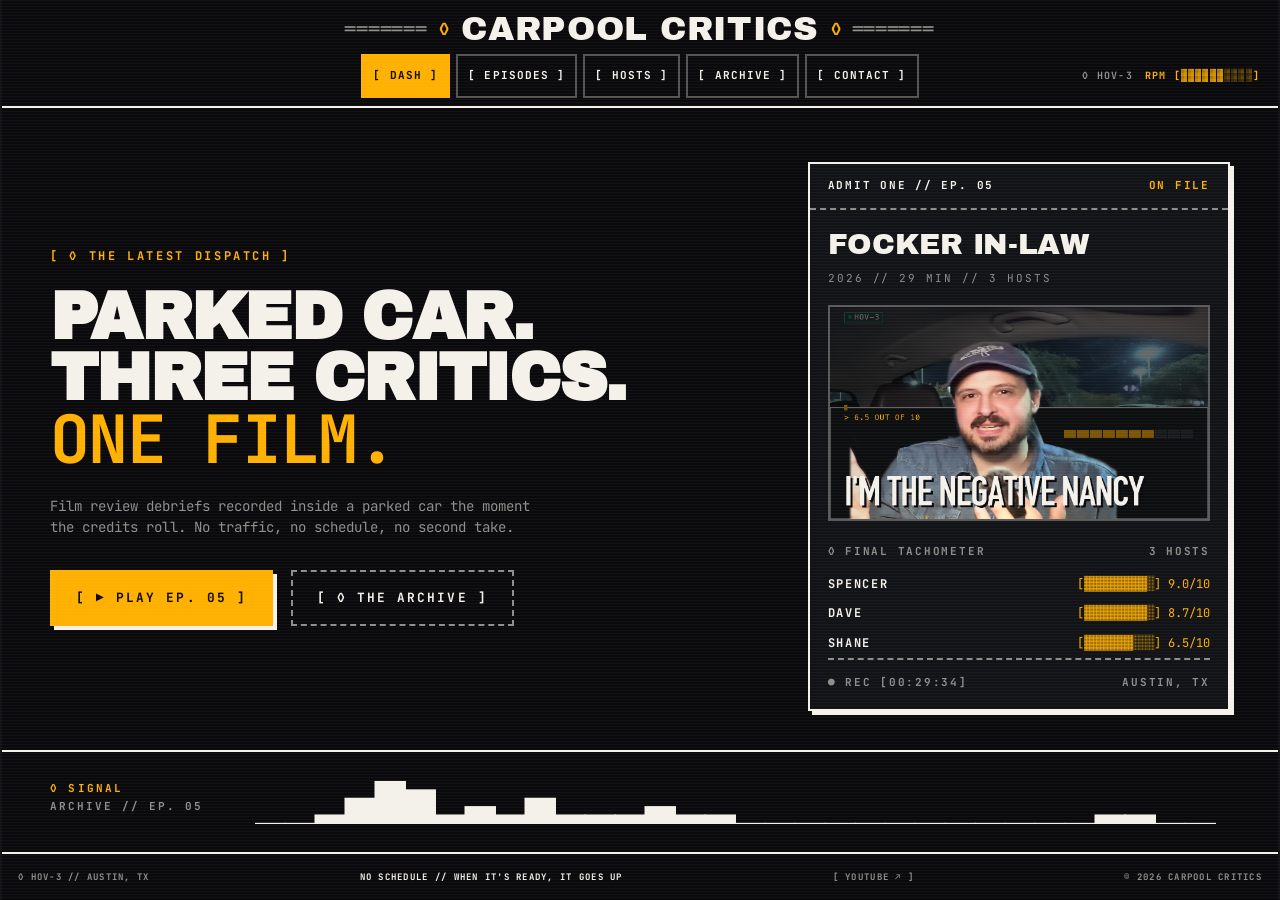
<file: index.html>
<!DOCTYPE html>
<html lang="en">
<head>
  <meta charset="UTF-8" />
  <meta name="viewport" content="width=device-width, initial-scale=1.0, viewport-fit=cover" />

  <!-- Primary SEO Meta Tags -->
  <title>Carpool Critics | Austin, TX Film Review Podcast</title>
  <meta name="description" content="Raw, unfiltered film review dispatches recorded live inside a parked car overlooking the Austin night skyline with hosts Alex, Dave, and Shane." />
  <meta name="keywords" content="Carpool Critics, Austin film reviews, movie podcast, in-car movie review, practical horror, blockbuster critique, Alex Dave Shane" />
  <meta name="author" content="Carpool Critics" />
  <meta name="robots" content="index, follow" />
  <meta name="theme-color" content="#0A0A0C" />
  <meta name="color-scheme" content="dark" />
  <link rel="icon" href="assets/favicon.svg" type="image/svg+xml" />
  <link rel="icon" href="assets/favicon-32.png" sizes="32x32" type="image/png" />
  <link rel="apple-touch-icon" href="assets/apple-touch-icon.png" />
  <link rel="alternate" type="application/rss+xml" title="Carpool Critics episodes" href="https://carpoolcritics.com/feed.xml" />
  <link rel="canonical" href="https://carpoolcritics.com/" />

  <!-- Open Graph / Facebook / LinkedIn -->
  <meta property="og:type" content="website" />
  <meta property="og:title" content="Carpool Critics | Austin, TX Film Review Podcast" />
  <meta property="og:description" content="Film review debriefs recorded live inside a parked car overlooking the Austin, Texas skyline the moment the credits roll." />
  <meta property="og:image" content="https://carpoolcritics.com/assets/images/og-cover.jpg" />
  <meta property="og:url" content="https://carpoolcritics.com/" />
  <meta property="og:site_name" content="Carpool Critics" />

  <!-- Twitter Card -->
  <meta name="twitter:card" content="summary_large_image" />
  <meta name="twitter:title" content="Carpool Critics" />
  <meta name="twitter:description" content="Fresh Out the Doors, Straight to the Dash - Austin, TX" />
  <meta name="twitter:image" content="https://carpoolcritics.com/assets/images/og-cover.jpg" />

  <!-- Schema.org JSON-LD Structured Data for PodcastSeries & WebSite -->
  <script type="application/ld+json">
  {
    "@context": "https://schema.org",
    "@type": "PodcastSeries",
    "name": "Carpool Critics",
    "description": "Film review debriefs recorded live inside a parked car overlooking the Austin, Texas skyline the moment the credits roll.",
    "url": "https://carpoolcritics.com/",
    "locationCreated": {
      "@type": "Place",
      "name": "Austin, Texas"
    },
    "creator": [
      {
        "@type": "Person",
        "name": "Alex",
        "jobTitle": "Host"
      },
      {
        "@type": "Person",
        "name": "Dave",
        "jobTitle": "Host"
      },
      {
        "@type": "Person",
        "name": "Shane",
        "jobTitle": "Host"
      }
    ]
  }
  </script>

  <!-- Brand fonts: Archivo Black (marquee) + JetBrains Mono (HUD). See BRAND.md. -->
  <link rel="preconnect" href="https://fonts.googleapis.com">
  <link rel="preconnect" href="https://fonts.gstatic.com" crossorigin>
  <link href="https://fonts.googleapis.com/css2?family=Archivo+Black&family=JetBrains+Mono:wght@400;700;800&display=swap" rel="stylesheet">

  <!-- Production Stylesheet -->
  <link rel="stylesheet" href="style.css?v=f748bf78" />

  <!-- The one top menu. Shared with every generated episode/archive page. -->
  <link rel="stylesheet" href="assets/css/site-bar.css?v=26eb306c" />

  <!-- Component layer generated from DESIGN_SYSTEM.md. Loads after the layout. -->
  <link rel="stylesheet" href="assets/css/design-system.css?v=07a53bbf" />
  <link rel="stylesheet" href="assets/css/interference.css?v=0666b6be" />

  <!-- Critical Above-the-Fold Styling (Prevents FOUC) -->
  <style>
    body { background-color: #0A0A0C; color: #F4F0EA; margin: 0; }
    .cinema-viewport { width: 100vw; max-width: 1600px; height: 100vh; height: 100dvh; margin: 0 auto; position: relative; background-color: #0A0A0C; overflow: hidden; }
  </style>

  <!-- Defer Script Execution for Non-Blocking Initial Paint -->
  <script src="assets/js/site-bar.js?v=7b6b9eda" defer></script>
  <script src="script.js?v=2ea06311" defer></script>
  <script src="assets/js/ascii-visualizer.js?v=dcaddc2d" defer></script>
  <script src="assets/js/interference.js?v=a7e271cf" defer></script>
</head>
<body>

  <a class="ds-skip-link" href="#content">[ SKIP TO CONTENT ]</a>

  <!-- CRT / VFD scanline plane. Decorative, never interactive. -->
  <div class="scanline-plane" aria-hidden="true"></div>

  <div class="cinema-viewport">

    <!-- ======================================================== -->
    <!-- BRAND BAR: WORDMARK, STEREO-DECK NAV, LIVE HUD           -->
    <!-- ======================================================== -->
    <header class="brand-bar">
      <div class="wordmark" aria-hidden="true">
        <span class="wordmark-bar">═══════</span>
        <span class="wordmark-diamond">◊</span>
        <span class="wordmark-name">Carpool Critics</span>
        <span class="wordmark-diamond">◊</span>
        <span class="wordmark-bar">═══════</span>
      </div>
      <h1 class="sr-only">Carpool Critics | Austin, TX Film Review Podcast</h1>

      <div class="brand-row">
        <div class="nav-group">
          <input type="checkbox" id="nav-toggle" class="nav-toggle" aria-label="Menu" />
          <label class="nav-burger" for="nav-toggle" aria-hidden="true">
            <span class="nav-burger-text"><span class="when-closed">MENU</span><span class="when-open">CLOSE</span></span>
            <span class="nav-burger-glyph">≡</span>
          </label>
          <nav class="deck-nav" aria-label="Primary">
          <button type="button" class="deck-btn" data-section="home">[ DASH ]</button>
          <button type="button" class="deck-btn" data-section="episodes">[ EPISODES ]</button>
          <button type="button" class="deck-btn" data-section="about">[ HOSTS ]</button>
          <a class="deck-btn" href="episodes/">[ ARCHIVE ]</a>
          <button type="button" class="deck-btn" data-section="contact">[ CONTACT ]</button>
          </nav>
        </div>

        <div class="hud-strip" aria-hidden="true">
          <span class="hud-item">◊ HOV-3</span>
          <span class="hud-item hud-rpm">RPM [▓▓▓▓▓▓░░░░]</span>
        </div>
      </div>
    </header>

    <!-- ======================================================== -->
    <!-- VIEW STACK                                                -->
    <!-- ======================================================== -->
    <div class="view-stack" id="content">

      <!-- ====================================================== -->
      <!-- VIEW 1: HOME COCKPIT (PROPORTIONAL LIFE-SIZE HOSTS)     -->
      <!-- ====================================================== -->
      <main class="view-panel active" id="view-home">
        <div class="hero-deck">
          <div class="hero-copy">
            <p class="hero-kicker">[ ◊ THE LATEST DISPATCH ]</p>
            <h2 class="hero-display">Parked car.<br />Three critics.<br /><span class="hero-accent">One film.</span></h2>
            <p class="hero-sub">Film review debriefs recorded inside a parked car the moment the credits roll. No traffic, no schedule, no second take.</p>
            <div class="hero-cta">
              <!-- HERO-BUTTON:START -->
              <a class="btn-hero-primary" href="episodes/ep5-focker-in-law/">[ ▶ PLAY EP. 05 ]</a>
<!-- HERO-BUTTON:END -->
              <a class="btn-hero-ghost" href="episodes/">[ ◊ THE ARCHIVE ]</a>
            </div>
          </div>
          <!-- HERO-TICKET:START -->
          <aside class="hero-ticket" aria-label="Latest dispatch">
            <div class="hero-ticket-head">
              <span>ADMIT ONE // EP. 05</span>
              <span class="hero-ticket-state">ON FILE</span>
            </div>
            <div class="hero-ticket-perf" aria-hidden="true"></div>
            <div class="hero-ticket-body">
              <div class="hero-ticket-film">Focker In-Law</div>
              <div class="hero-ticket-meta">2026 // 29 MIN // 3 HOSTS</div>
              <img class="hero-ticket-still" src="assets/images/episodes/ep5-focker-in-law/thumbnail.png" alt="" width="1280" height="720" loading="lazy" decoding="async" />
              <div class="hero-ticket-tach">
                <div class="hero-ticket-tach-label">
                  <span>◊ FINAL TACHOMETER</span>
                  <span>3 HOSTS</span>
                </div>
                <div class="hero-ticket-score"><strong>SPENCER</strong><span>[▓▓▓▓▓▓▓▓▓░] 9.0/10</span></div>
                <div class="hero-ticket-score"><strong>DAVE</strong><span>[▓▓▓▓▓▓▓▓▓░] 8.7/10</span></div>
                <div class="hero-ticket-score"><strong>SHANE</strong><span>[▓▓▓▓▓▓▓░░░] 6.5/10</span></div>
              </div>
              <div class="hero-ticket-foot">
                <span>● REC [00:29:34]</span>
                <span>AUSTIN, TX</span>
              </div>
            </div>
          </aside>
<!-- HERO-TICKET:END -->
        </div>

        <div class="hero-signal">
          <!-- HERO-SIGNAL:START -->
          <div class="hero-signal-label"><b>◊ SIGNAL</b>ARCHIVE // EP. 05</div>
          <div class="hero-rack-wrap"><pre class="hero-rack" data-ascii-viz data-style="bars" data-width="32" data-fps="12" data-envelope="data/signal/ep5.bin" aria-hidden="true">▃▃▃▄▆▆▆▃▃▄▅▅▂▄▄▄▆▅▇▆▅▄▄▄▆▅▄▅▅▄▅▄</pre></div>
<!-- HERO-SIGNAL:END -->
        </div>

      </main>

      <!-- ====================================================== -->
      <!-- VIEW 2: HOSTS / ABOUT                                  -->
      <!-- ====================================================== -->
      <section class="view-panel" id="view-about">
        <div class="subpage-scroll-container">
          <div class="subpage-nav-bar">
            <div class="view-heading-group">
              <p class="view-eyebrow">FILE // 01</p>
              <h2 class="subpage-heading">◊ HOSTS</h2>
            </div>
            <button type="button" class="btn-back-car" data-section="home">[ ← BACK TO DASH ]</button>
          </div>

          <p class="subpage-intro">
            Three dudes who hit up pre-screenings and hang out in the parking lot to unpack hot takes, have plenty of laughs, and give incorrect opinions.
          </p>

          <div class="hosts-bio-grid">
            <article class="bio-card ticket">
              <div class="ticket-head">
                <span>ADMIT ONE // SEAT 02</span>
                <span class="ticket-head-right">HOV-3</span>
              </div>
              <figure class="bio-photo">
                <img
                  src="assets/images/hosts/Alex_EP02_Headshot.jpg"
                  alt="Alex smiling mid-take in Episode 2, holding the mic during the Club Kid argument"
                  width="900"
                  height="1125"
                  loading="lazy"
                  decoding="async"
                />
              </figure>
              <span class="seat-badge badge-alex">◊ PASSENGER SEAT</span>
              <h3 class="bio-name">ALEX</h3>
              <p class="bio-description">He channels his background in writing into a deep appreciation for strong storytelling and character arcs. Whether he is unpacking complex narratives or celebrating the finer, eye-opening documentaries in life, he brings thoughtful analysis and sharp wit to the front seat.</p>
              <div class="ticket-tear" aria-hidden="true"></div>
              <div class="ticket-foot">
                <span>MIC 02 // STORY</span>
                <span class="barcode" aria-hidden="true">▌▐▌▌▐▌▐▐▌</span>
              </div>
            </article>

            <article class="bio-card ticket">
              <div class="ticket-head">
                <span>ADMIT ONE // SEAT 03</span>
                <span class="ticket-head-right">HOV-3</span>
              </div>
              <figure class="bio-photo">
                <img
                  src="assets/images/hosts/Dave_EP02_Headshot.jpg"
                  alt="Dave in the back seat of Episode 2, listening between takes"
                  width="900"
                  height="1125"
                  loading="lazy"
                  decoding="async"
                />
              </figure>
              <span class="seat-badge badge-dave">◊ BACK SEAT</span>
              <h3 class="bio-name">DAVE</h3>
              <p class="bio-description">The man, the myth, the legend, leverages a background in tech to appreciate smart execution in cinema. Despite his analytical side, he carries a massive soft spot for a great rom-com, bringing infectious optimism with a side of love for happily ever after.</p>
              <div class="ticket-tear" aria-hidden="true"></div>
              <div class="ticket-foot">
                <span>MIC 03 // WILDCARD</span>
                <span class="barcode" aria-hidden="true">▌▐▌▌▐▌▐▐▌</span>
              </div>
            </article>

            <article class="bio-card ticket">
              <div class="ticket-head">
                <span>ADMIT ONE // SEAT 01</span>
                <span class="ticket-head-right">HOV-3</span>
              </div>
              <figure class="bio-photo">
                <img
                  src="assets/images/hosts/Shane_EP02_Headshot.jpg"
                  alt="Shane laughing during the Club Kid argument in Episode 2"
                  width="900"
                  height="1125"
                  loading="lazy"
                  decoding="async"
                />
              </figure>
              <span class="seat-badge badge-shane">◊ DRIVER SEAT</span>
              <h3 class="bio-name">SHANE</h3>
              <p class="bio-description">With a background in design, marketing, and sports nutrition, he's always appreciating the details and is a total sucker for a good coming-of-age story.</p>
              <div class="ticket-tear" aria-hidden="true"></div>
              <div class="ticket-foot">
                <span>MIC 01 // CAMERA</span>
                <span class="barcode" aria-hidden="true">▌▐▌▌▐▌▐▐▌</span>
              </div>
            </article>
          </div>
        </div>
      </section>

      <!-- ====================================================== -->
      <!-- VIEW 3: LIVE FEED / CAM DECK                           -->
      <!-- ====================================================== -->
      <section class="view-panel" id="view-episodes">
        <div class="subpage-scroll-container">
          <div class="subpage-nav-bar">
            <div class="view-heading-group">
              <p class="view-eyebrow">FILE // 02</p>
              <h2 class="subpage-heading">◊ LIVE FEED</h2>
            </div>
            <button type="button" class="btn-back-car" data-section="home">[ ← BACK TO DASH ]</button>
          </div>

          <section class="cam-deck" aria-labelledby="cam-deck-heading">
            <h2 class="sr-only" id="cam-deck-heading">Live cabin feed: the five most recent episodes</h2>

            <div class="cam-stage">
              <!-- MONITOR: one feed, channel number burned into the frame -->
              <div class="cam-monitor" id="cam-monitor">
                <div class="youtube-responsive-box" id="video-facade-box">
                  <button
                    type="button"
                    class="video-facade"
                    id="video-facade"
                    onclick="activateVideoPlayer()"
                  >
                    <img
                      class="video-facade-poster"
                      id="video-facade-poster"
                      src="assets/images/cockpit/CurbsideCinema_Background.webp"
                      alt=""
                      width="1280"
                      height="720"
                      decoding="async"
                      onerror="this.style.display='none'"
                    />
                    <span class="video-facade-corners" aria-hidden="true"></span>
                    <span class="video-facade-play">[ ▶ PLAY ]</span>
                  </button>
                </div>

                <div class="cam-osd" aria-hidden="true">
                  <span class="cam-osd-slot">◊ HOV-3 // CAM <span id="cam-osd-cam">01</span></span>
                  <span class="cam-osd-live"><span class="rec-dot">●</span> LIVE</span>
                </div>

                <div class="cam-osd-foot" aria-hidden="true">
                  <span id="cam-osd-episode">EP --</span>
                  <span id="cam-osd-label">CABIN FEED // WIDE</span>
                  <span id="cam-osd-runtime">--:--</span>
                </div>
              </div>

              <div class="video-meta-box cam-readout">
                <p class="video-kicker">NOW PLAYING // ADMIT ONE</p>
                <h3 id="current-video-title" class="video-title">Loading episode…</h3>
                <p class="video-sub" id="current-video-sub">Fetching the latest dispatch from the car.</p>
                <p class="video-permalink-row">
                  <a class="video-permalink" id="episode-permalink" href="episodes/">[ FULL EPISODE PAGE / CHAPTERS / TRANSCRIPT ↗ ]</a>
                </p>
              </div>
            </div>

            <!-- CHANNEL SELECT: five feeds, newest first. Empty slots are dead cameras. -->
                        <div class="cam-rail-wrap">
              <div class="ascii-viz-row" aria-hidden="true">
                <span id="signal-label">SIGNAL // IDLE</span>
                <pre class="ascii-viz" id="signal-strip" data-ascii-viz data-style="bars" data-width="32" data-fps="12"></pre>
              </div>
              <p class="cam-rail-label">CAMERA SELECT // NEWEST FIRST</p>CAMERA SELECT // NEWEST FIRST</p>
              <p class="ds-notice" id="cam-rail-status" data-state="loading" role="status">
                [ LOADING ] Fetching the channel log.
              </p>
              <div class="cam-rail" id="cam-rail" role="group" aria-label="Camera feeds">
                <!-- Populated at runtime from data/episodes.json (synced from YouTube) -->
              </div>
              <p class="cam-rail-foot">
                <span>ONLY THE FIVE MOST RECENT DISPATCHES RIDE THE FEED.</span>
                <a class="cam-archive-link" href="episodes/">[ OLDER DISPATCHES → ARCHIVE ]</a>
              </p>
            </div>
          </section>
        </div>
      </section>

      <!-- ====================================================== -->
      <!-- VIEW 4: CONTACT                                        -->
      <!-- ====================================================== -->
      <section class="view-panel" id="view-contact">
        <div class="subpage-scroll-container">
          <div class="subpage-nav-bar">
            <div class="view-heading-group">
              <p class="view-eyebrow">FILE // 03</p>
              <h2 class="subpage-heading">◊ CONTACT THE S.A.D. BOYS</h2>
            </div>
            <button type="button" class="btn-back-car" data-section="home">[ ← BACK TO DASH ]</button>
          </div>

          <div class="contact-simple-card ticket">
            <div class="ticket-head">
              <span>CARPOOL CRITICS // INBOX</span>
              <span class="ticket-head-right">NO FORM</span>
            </div>

            <p class="contact-simple-lead">
              No form, no funnel. One inbox the three of us actually read: review requests, business, and everything else.
            </p>

            <!-- Address is assembled at runtime from these parts (see initContactEmail) -->
            <a class="contact-email-link"
               id="contact-email-link"
               data-user="carpoolcriticsshow"
               data-domain="gmail.com"
               rel="nofollow">Email us</a>

            <div class="contact-action-row">
              <button type="button" class="btn-copy-email ds-btn ds-btn--primary" id="copy-email-btn" onclick="copyContactEmail()">[ COPY EMAIL ]</button>
              <a class="contact-youtube-link" href="https://www.youtube.com/@CarpoolCritics" target="_blank" rel="noopener">[ WATCH ON YOUTUBE → ]</a>
            </div>

            <div class="ticket-tear" aria-hidden="true"></div>

            <p class="contact-platform-note">
              We're only on YouTube. No Spotify, no Apple Podcasts, no other socials. Recorded in Austin, TX.
            </p>

            <p class="contact-feedback-alert" id="contact-feedback" role="status"></p>
          </div>
        </div>
      </section>

    </div>

    <!-- ======================================================== -->
    <!-- STATUS BAR                                                -->
    <!-- ======================================================== -->
    <footer class="status-bar">
      <span>◊ HOV-3 // AUSTIN, TX</span>
      <span class="status-mid">NO SCHEDULE // WHEN IT'S READY, IT GOES UP</span>
      <a class="status-link" href="https://www.youtube.com/@CarpoolCritics" target="_blank" rel="noopener">[ YOUTUBE ↗ ]</a>
      <span>© <span id="status-year">2026</span> CARPOOL CRITICS</span>
    </footer>

  </div>

</body>
</html>
</file>
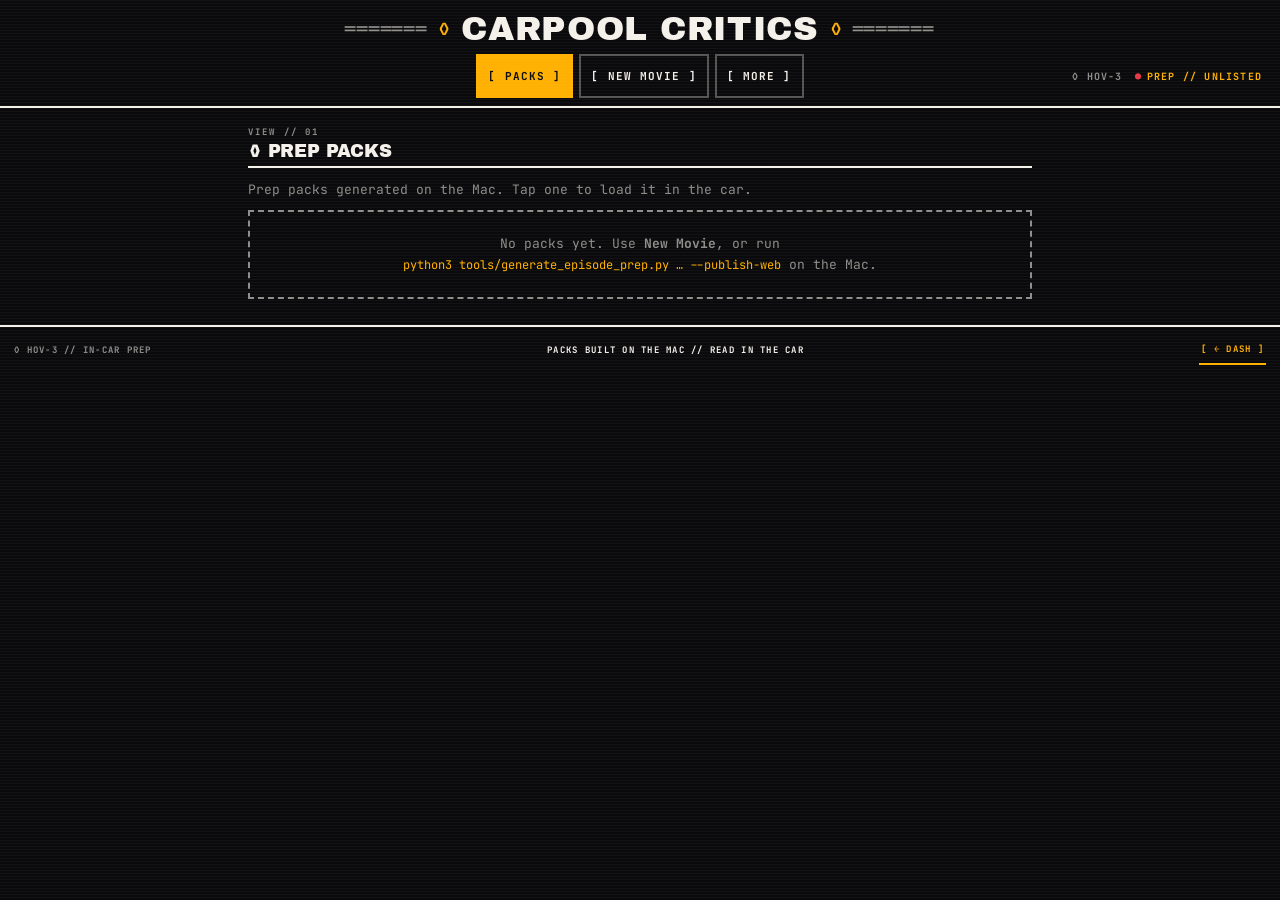
<file: prep/index.html>
<!DOCTYPE html>
<html lang="en">
<head>
<meta charset="UTF-8" />
<meta name="viewport" content="width=device-width, initial-scale=1.0, viewport-fit=cover" />
<meta name="robots" content="noindex, nofollow, noarchive" />
<meta name="referrer" content="no-referrer" />
<meta name="theme-color" content="#0A0A0C" />
<meta name="color-scheme" content="dark" />
<meta name="apple-mobile-web-app-capable" content="yes" />
<meta name="apple-mobile-web-app-status-bar-style" content="black-translucent" />
<link rel="icon" href="../assets/favicon.svg" type="image/svg+xml" />
<link rel="apple-touch-icon" href="../assets/apple-touch-icon.png" />
<title>Carpool Critics — In-Car Prep</title>

<!-- Brand fonts: Archivo Black (marquee) + JetBrains Mono (HUD). See BRAND.md. -->
<link rel="preconnect" href="https://fonts.googleapis.com">
<link rel="preconnect" href="https://fonts.gstatic.com" crossorigin>
<link href="https://fonts.googleapis.com/css2?family=Archivo+Black&family=JetBrains+Mono:wght@400;700;800&display=swap" rel="stylesheet">

<!-- The one top menu. Shared with the cockpit and every generated page. -->
<link rel="stylesheet" href="../assets/css/site-bar.css?v=26eb306c" />
<link rel="stylesheet" href="app.css?v=f0025738" />
</head>
<body>

<!-- CRT / VFD scanline plane. Decorative, never interactive. -->
<div class="scanline-plane" aria-hidden="true"></div>

<!-- ======================================================== -->
<!-- BRAND BAR: WORDMARK, DECK NAV, PREP HUD                  -->
<!-- ======================================================== -->
<header class="brand-bar is-sticky">
  <div class="wordmark" aria-hidden="true">
    <span class="wordmark-bar">═══════</span>
    <span class="wordmark-diamond">◊</span>
    <span class="wordmark-name">Carpool Critics</span>
    <span class="wordmark-diamond">◊</span>
    <span class="wordmark-bar">═══════</span>
  </div>
  <h1 class="sr-only">Carpool Critics — In-Car Prep</h1>

  <div class="brand-row">
    <nav class="deck-nav" role="tablist" aria-label="Prep sections">
      <button class="deck-btn tab is-active" data-tab="packs" role="tab" aria-selected="true" aria-controls="pane-packs">[ PACKS ]</button>
      <button class="deck-btn tab" data-tab="new" role="tab" aria-selected="false" aria-controls="pane-new">[ NEW MOVIE ]</button>
      <button class="deck-btn tab" data-tab="more" role="tab" aria-selected="false" aria-controls="pane-more">[ MORE ]</button>
    </nav>

    <div class="hud-strip" aria-hidden="true">
      <span class="hud-item">◊ HOV-3</span>
      <span class="hud-item hud-prep"><span class="rec-dot">●</span> PREP // UNLISTED</span>
    </div>
  </div>
</header>

<main class="wrap">

  <!-- ============================ PACK PICKER ============================ -->
  <section class="pane" id="pane-packs" role="tabpanel" aria-label="Prep packs">
    <div class="pane-head">
      <p class="pane-eyebrow">VIEW // 01</p>
      <h2 class="pane-title">◊ Prep Packs</h2>
    </div>
    <p class="hint">Prep packs generated on the Mac. Tap one to load it in the car.</p>
    <div id="pack-list" class="pack-list">
      <div class="skeleton">Loading packs…</div>
    </div>
  </section>

  <!-- ============================== NEW MOVIE ============================= -->
  <section class="pane is-hidden" id="pane-new" role="tabpanel" aria-label="New movie">
    <div class="pane-head">
      <p class="pane-eyebrow">VIEW // 02</p>
      <h2 class="pane-title">◊ New Movie</h2>
    </div>

    <div class="card">
      <h3 class="card-title">Generate a prep sheet on your phone</h3>
      <p class="hint">Paste an IMDb link, an IMDb ID (tt…), or just the movie title.</p>
      <div class="field-row">
        <input id="movie-input" type="text" inputmode="url" autocomplete="off" autocapitalize="off"
               placeholder="https://www.imdb.com/title/tt38058097/" />
        <button id="generate-btn" class="btn btn-primary">Generate</button>
      </div>
      <div id="gen-status" class="gen-status" role="status" aria-live="polite"></div>
      <p class="fineprint">
        Movie facts come from Wikipedia (free, phone-friendly). Scores and jokes follow the
        Carpool Critics template. Always glance at the synopsis before reading it out loud.
      </p>
    </div>
    <div class="card" id="gen-result-card" hidden></div>
  </section>

  <!-- =============================== MORE =============================== -->
  <section class="pane is-hidden" id="pane-more" role="tabpanel" aria-label="More">
    <div class="pane-head">
      <p class="pane-eyebrow">VIEW // 03</p>
      <h2 class="pane-title">◊ More</h2>
    </div>

    <div class="card">
      <h3 class="card-title">Install on your phone</h3>
      <ol class="steps">
        <li>Open this page in Safari (iPhone) or Chrome (Android).</li>
        <li>Tap <strong>Share</strong> then <strong>Add to Home Screen</strong>.</li>
        <li>It opens full-screen and keeps working with no signal in the car.</li>
      </ol>
    </div>
    <div class="card">
      <h3 class="card-title">Send notes back to the Mac</h3>
      <p class="hint">Your guesses, scores and checkmarks save on this phone. When you get home,
      copy the episode JSON and drop it into the episode folder, or just re-type the numbers.</p>
      <button class="btn" id="copy-all-btn">Copy all saved notes</button>
      <pre id="notes-out" class="notes-out" hidden></pre>
    </div>
    <div class="card">
      <h3 class="card-title">Console</h3>
      <p class="hint">Clear local data on this phone. Prep packs on the Mac are untouched.</p>
      <button class="btn btn-danger" id="clear-btn">Clear this phone's saved prep data</button>
    </div>
  </section>

</main>

<!-- ============================================================ -->
<!-- STATUS BAR                                                    -->
<!-- ============================================================ -->
<footer class="status-bar">
  <span class="status-item">◊ HOV-3 // IN-CAR PREP</span>
  <span class="status-mid">PACKS BUILT ON THE MAC // READ IN THE CAR</span>
  <a class="status-link" href="../">[ ← DASH ]</a>
</footer>

<!-- ============================== REC TIMER ============================== -->
<div class="timer-bar" id="timer-bar" hidden>
  <button class="timer-clock" id="timer-clock" aria-label="Start or pause the recording timer">
    <span class="timer-readout">
      <span class="timer-rec" aria-hidden="true">●</span>
      <span id="timer-time">00:00</span>
    </span>
    <span class="timer-state" id="timer-state">start</span>
  </button>
  <div class="timer-phase" id="timer-phase">Ready</div>
  <button class="timer-reset" id="timer-reset" type="button" hidden aria-label="Reset the recording timer">Reset</button>
  <div class="timer-progress" aria-hidden="true"><span id="timer-fill"></span></div>
</div>

<div class="toast" id="toast" role="status" aria-live="polite"></div>

<script src="app.js?v=b8478ba8" defer></script>
</body>
</html>
</file>
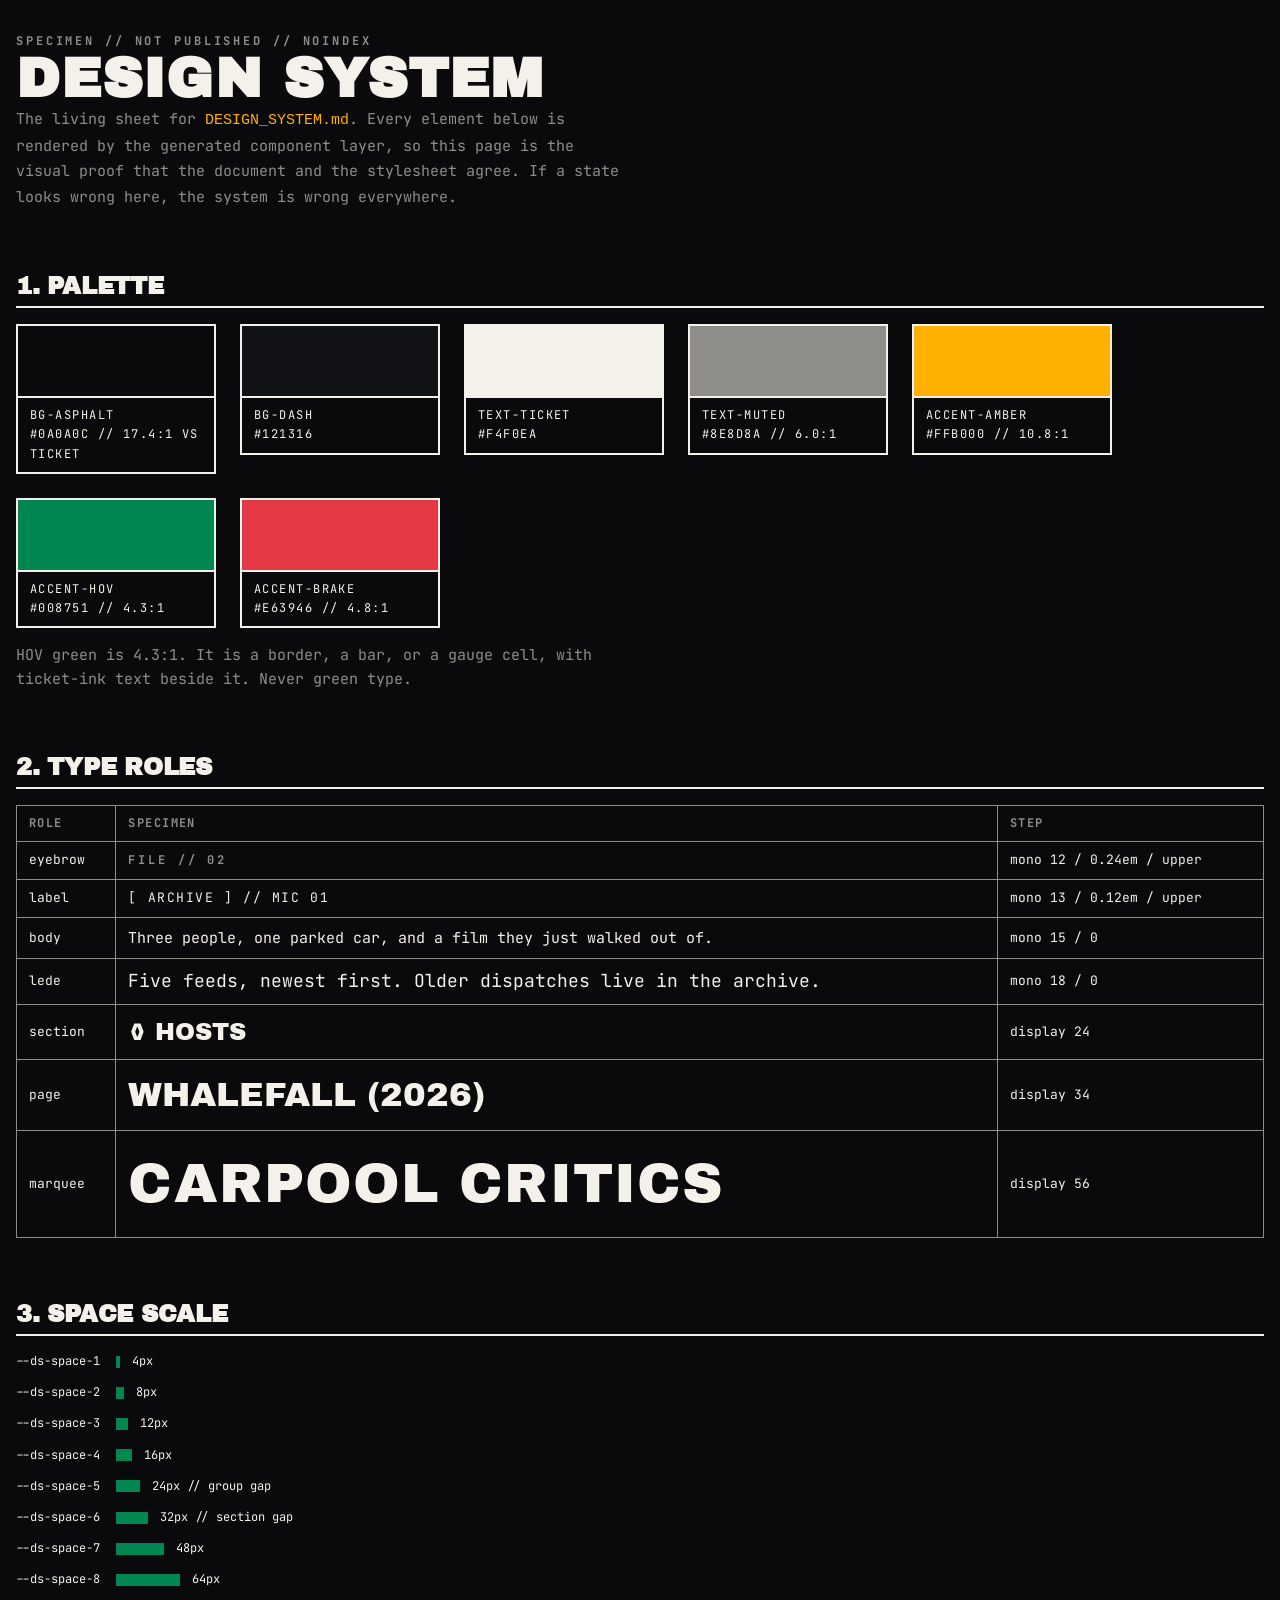
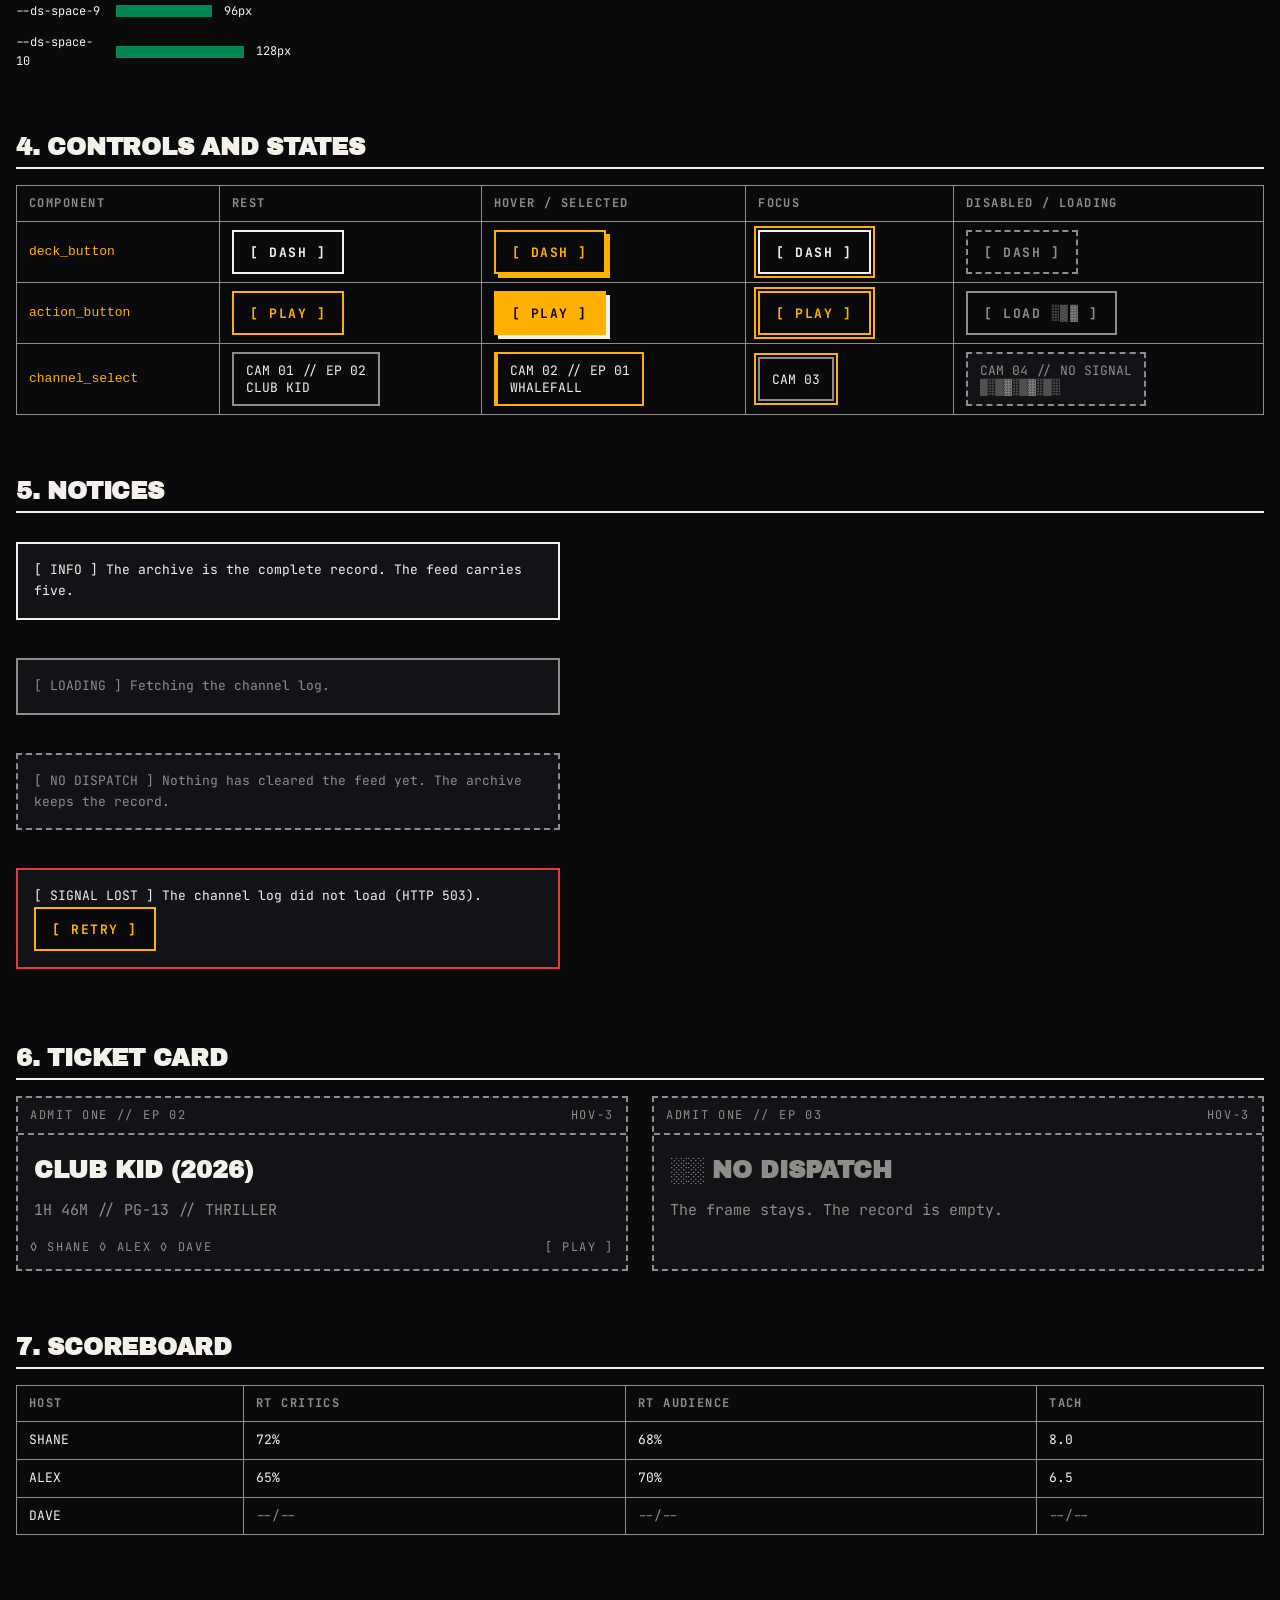
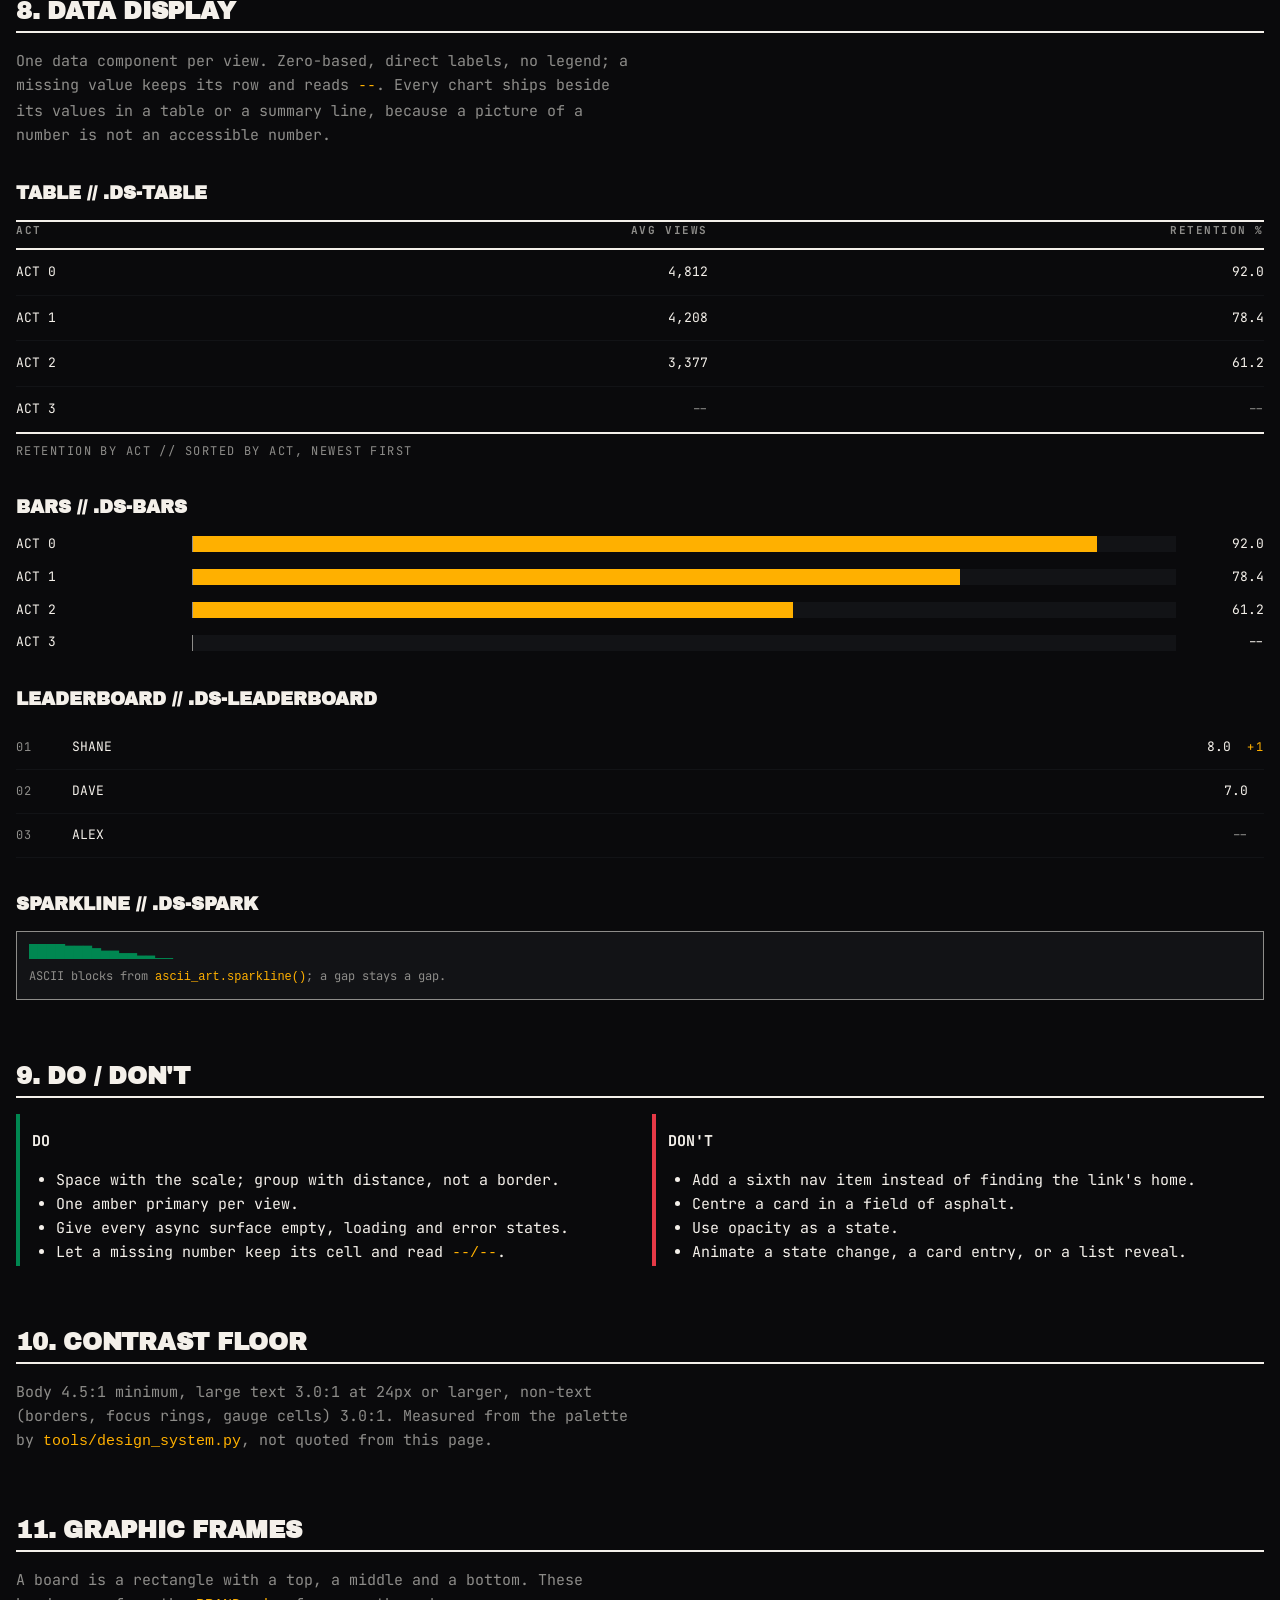
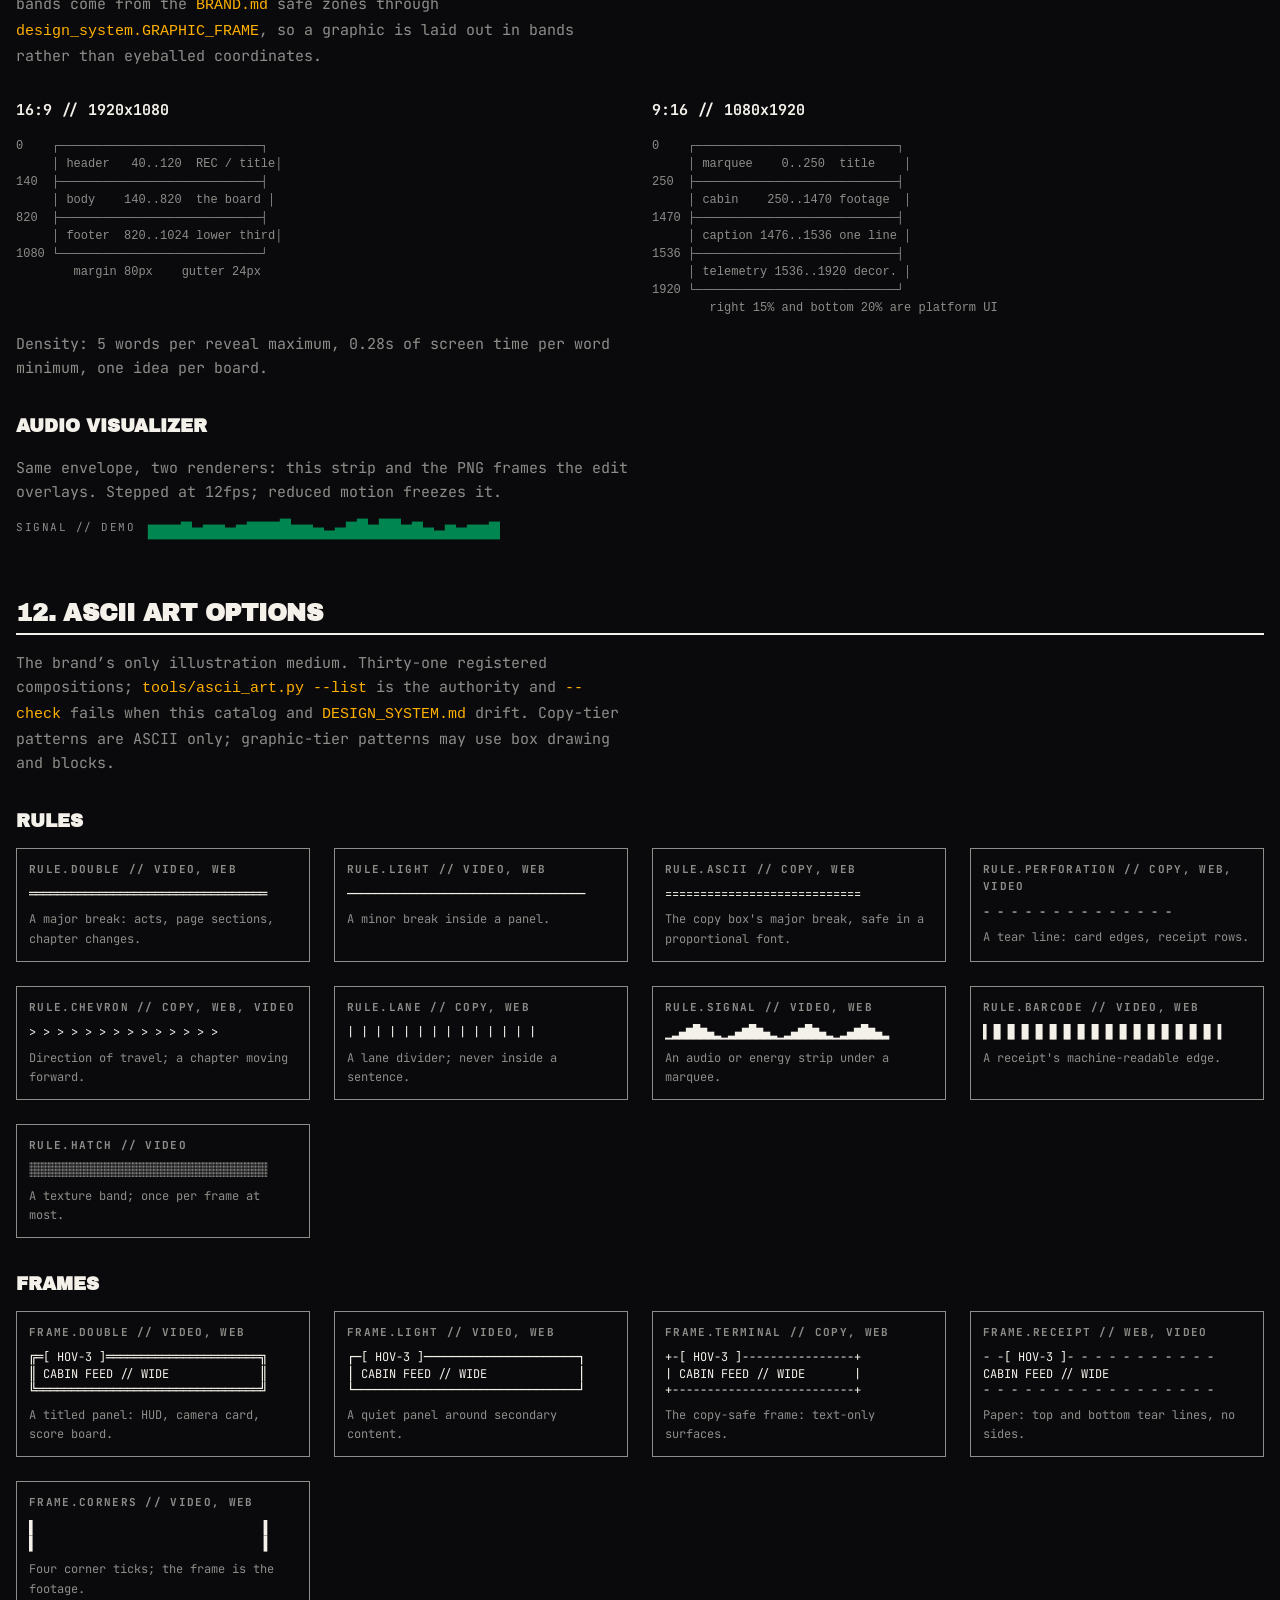
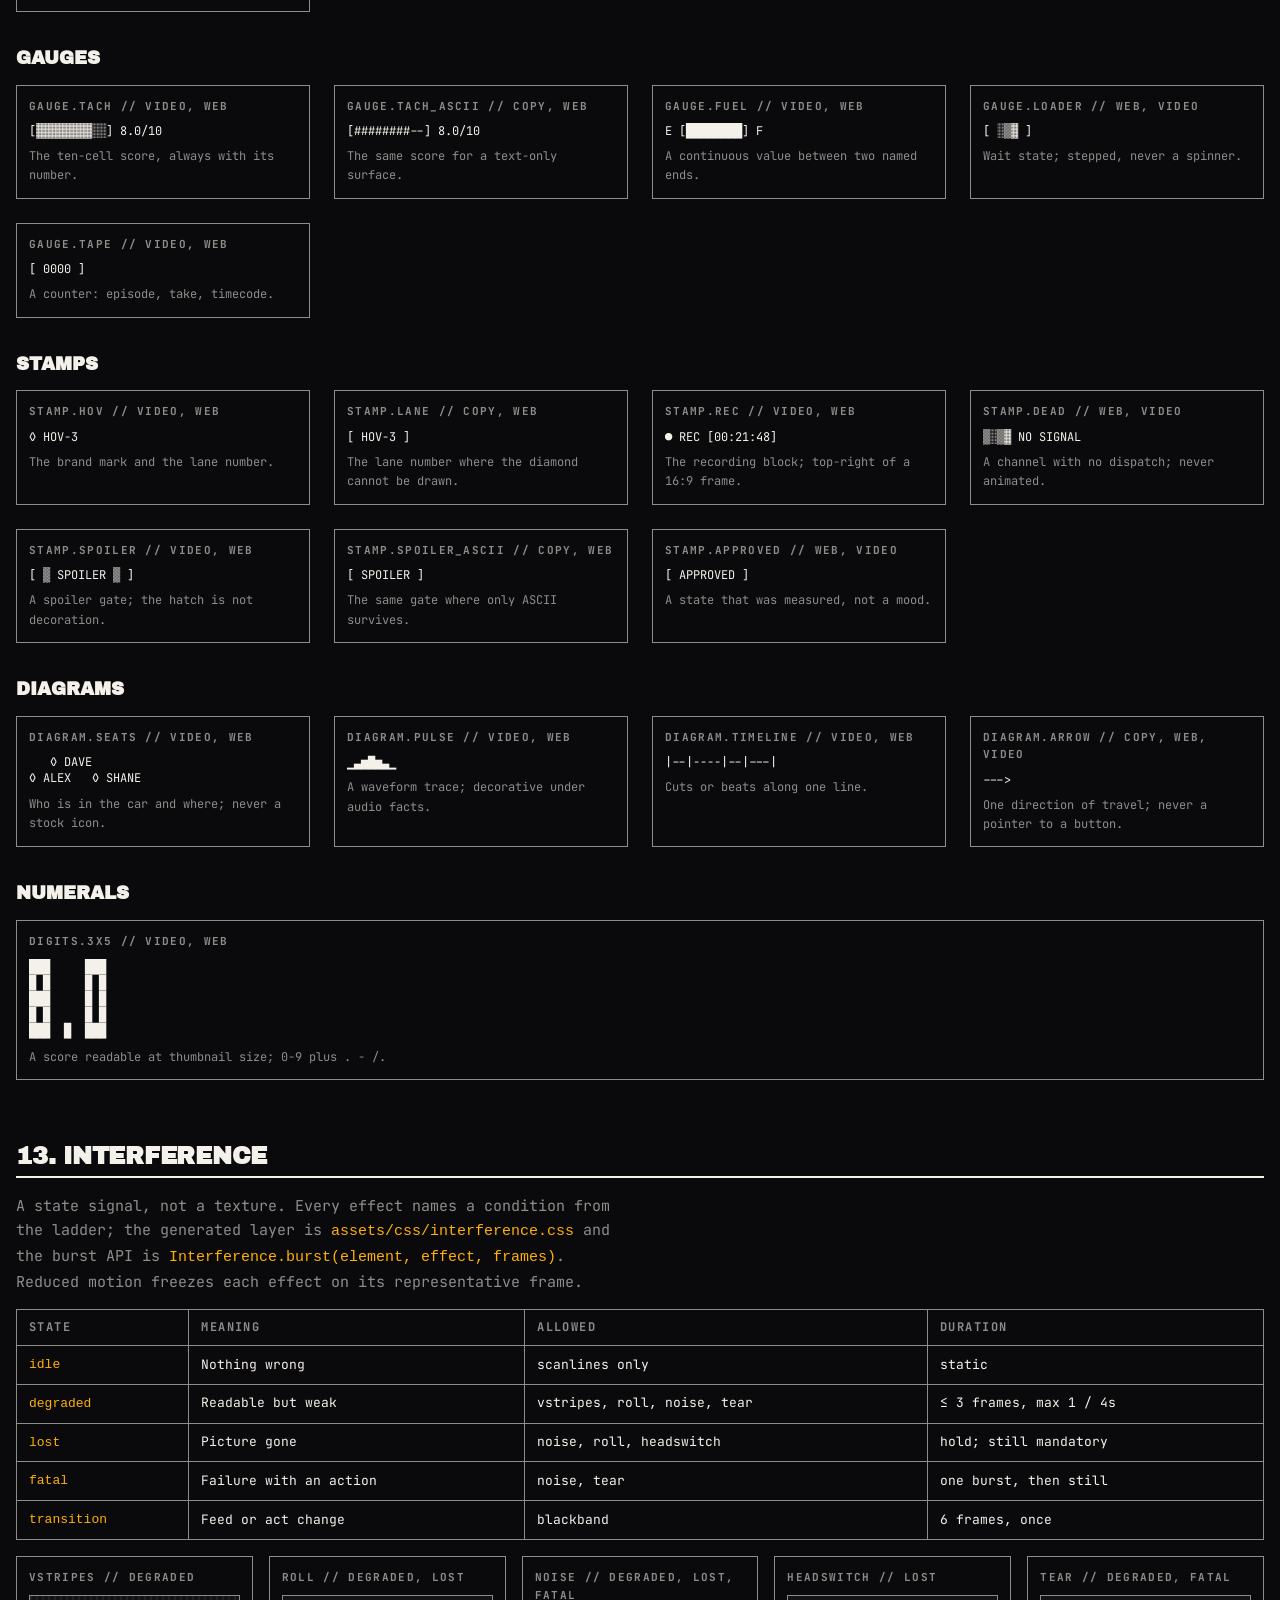
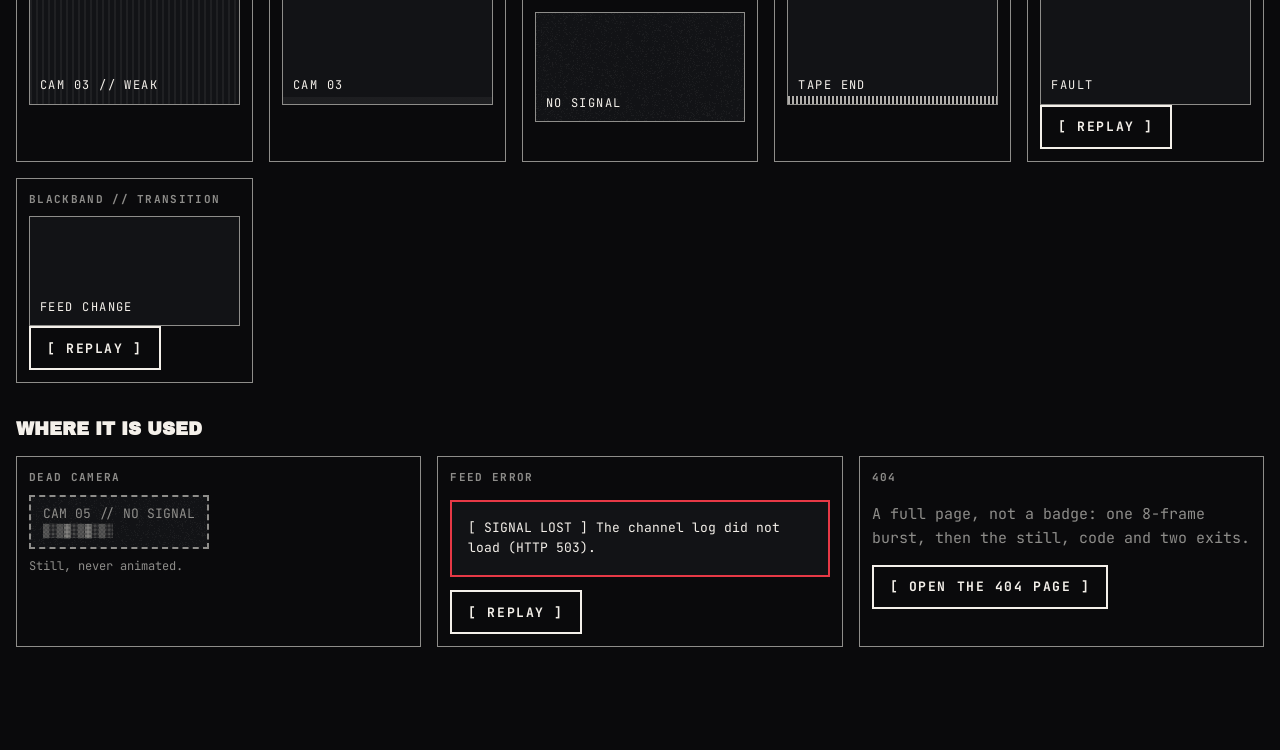
<file: design-system.html>
<!DOCTYPE html>
<html lang="en">
<head>
  <meta charset="UTF-8" />
  <meta name="viewport" content="width=device-width, initial-scale=1.0, viewport-fit=cover" />
  <meta name="robots" content="noindex, nofollow" />
  <meta name="theme-color" content="#0A0A0C" />
  <meta name="color-scheme" content="dark" />
  <title>Design System Specimen | Carpool Critics</title>
  <meta name="description" content="Internal specimen sheet for the Carpool Critics design system: tokens, type roles, spacing, components and their states." />
  <link rel="icon" href="assets/favicon.svg" type="image/svg+xml" />
  <link rel="preconnect" href="https://fonts.googleapis.com">
  <link rel="preconnect" href="https://fonts.gstatic.com" crossorigin>
  <link href="https://fonts.googleapis.com/css2?family=Archivo+Black&family=JetBrains+Mono:wght@400;700;800&display=swap" rel="stylesheet">
  <link rel="stylesheet" href="assets/css/design-system.css?v=1.1.0" />
  <link rel="stylesheet" href="assets/css/interference.css?v=1.0.0" />

  <!-- The specimen page defines the raw BRAND.md tokens itself, so the sheet is
       readable before any product stylesheet loads. The values are the palette;
       the gate audits them. -->
  <style>
    :root {
      --bg-asphalt: #0A0A0C;
      --bg-dash: #121316;
      --text-ticket: #F4F0EA;
      --text-muted: #8E8D8A;
      --accent-amber: #FFB000;
      --accent-hov: #008751;
      --accent-brake: #E63946;
    }
    * { box-sizing: border-box; }
    html, body { background: var(--bg-asphalt); color: var(--text-ticket); }
    body {
      margin: 0;
      font-family: var(--ds-font-mono);
      font-size: 15px;
      line-height: 1.6;
      padding: var(--ds-space-6) var(--ds-space-4) var(--ds-space-10);
    }
    .spec { max-width: var(--ds-max-width); margin: 0 auto; }
    .spec h1, .spec h2 {
      font-family: var(--ds-font-display);
      text-transform: uppercase;
      letter-spacing: -0.01em;
      line-height: 1;
      margin: 0;
    }
    .spec h1 { font-size: 56px; letter-spacing: 0.02em; }
    .spec h2 { font-size: 24px; margin-top: var(--ds-space-8); margin-bottom: var(--ds-space-4);
               padding-bottom: var(--ds-space-2); border-bottom: 2px solid var(--text-ticket); }
    .spec p { max-width: 68ch; }
    .spec .note { color: var(--text-muted); }
    .spec code { color: var(--accent-amber); }
    .row { display: flex; flex-wrap: wrap; gap: var(--ds-space-5); align-items: flex-start; }
    .col { display: flex; flex-direction: column; gap: var(--ds-space-3); }
    .swatch { width: 200px; border: 2px solid var(--text-ticket); }
    .swatch-chip { height: 72px; border-bottom: 2px solid var(--text-ticket); }
    .swatch-meta { padding: var(--ds-space-2) var(--ds-space-3); font-size: 12px;
                   letter-spacing: 0.12em; text-transform: uppercase; }
    .bar { height: 14px; background: var(--accent-amber); }
    .space-row { display: flex; align-items: center; gap: var(--ds-space-3); font-size: 12px; }
    .space-fill { background: var(--accent-hov); height: 12px; }
    table.spec-table { border-collapse: collapse; width: 100%; font-size: 13px; }
    table.spec-table th, table.spec-table td {
      border: 1px solid var(--text-muted); padding: var(--ds-space-2) var(--ds-space-3);
      text-align: left; vertical-align: middle;
    }
    table.spec-table th { color: var(--text-muted); text-transform: uppercase;
                          letter-spacing: 0.12em; font-size: 12px; }
    .ticket-demo { display: grid; gap: var(--ds-space-5); grid-template-columns: repeat(auto-fit, minmax(280px, 1fr)); }
    .demo-head { display: flex; justify-content: space-between; padding: var(--ds-space-2) var(--ds-space-3);
                 border-bottom: 2px dashed var(--text-muted); color: var(--text-muted);
                 font-size: 12px; letter-spacing: 0.14em; text-transform: uppercase; }
    .demo-body { padding: var(--ds-space-4); }
    .demo-title { font-family: var(--ds-font-display); font-size: 24px; text-transform: uppercase; margin: 0 0 var(--ds-space-2); }
    .demo-foot { display: flex; justify-content: space-between; padding: 0 var(--ds-space-3) var(--ds-space-3);
                 color: var(--text-muted); font-size: 12px; letter-spacing: 0.14em; text-transform: uppercase; }
    .do-dont { display: grid; gap: var(--ds-space-5); grid-template-columns: repeat(auto-fit, minmax(260px, 1fr)); }
    .do-dont ul { margin: 0; padding-left: var(--ds-space-5); }
    .do { border-left: 4px solid var(--accent-hov); padding-left: var(--ds-space-3); }
    .dont { border-left: 4px solid var(--accent-brake); padding-left: var(--ds-space-3); }
    .ascii-grid { display: grid; grid-template-columns: repeat(auto-fit, minmax(280px, 1fr));
                  gap: var(--ds-space-5); }
    .ascii-item { border: 1px solid var(--text-muted); padding: var(--ds-space-3); }
    .ascii-item h3 { margin: 0 0 var(--ds-space-2); color: var(--text-muted);
                     font-family: var(--ds-font-mono); font-size: 11px; letter-spacing: .12em;
                     text-transform: uppercase; }
    pre.ascii { margin: 0; font-family: var(--ds-font-mono); font-size: 12px; line-height: 1.35;
                color: var(--text-ticket); white-space: pre; overflow-x: auto; }
    .ascii-viz-row { display: flex; align-items: center; gap: 12px; }
    .intf-grid { display: grid; grid-template-columns: repeat(auto-fit, minmax(230px, 1fr));
                 gap: var(--ds-space-4); }
    .intf-card { border: 1px solid var(--text-muted); padding: var(--ds-space-3); }
    .intf-card h3 { margin: 0 0 var(--ds-space-2); color: var(--text-muted);
                    font-family: var(--ds-font-mono); font-size: 11px;
                    letter-spacing: .12em; text-transform: uppercase; }
    .intf-demo { position: relative; height: 110px; overflow: hidden;
                 background: var(--bg-dash); border: 1px solid var(--text-muted); }
    .intf-demo .demo-label { position: absolute; left: 10px; bottom: 8px; z-index: 2;
                             color: var(--text-ticket); font-family: var(--ds-font-mono);
                             font-size: 12px; letter-spacing: .12em; text-transform: uppercase; }
    .intf-demo .demo-code { position: absolute; right: 10px; top: 8px; z-index: 2;
                            color: var(--accent-brake); font-family: var(--ds-font-mono);
                            font-size: 11px; letter-spacing: .12em; }
  </style>
</head>
<body>

  <a class="ds-skip-link" href="#content">[ SKIP TO CONTENT ]</a>

  <main class="spec" id="content">
    <p class="ds-eyebrow">SPECIMEN // NOT PUBLISHED // NOINDEX</p>
    <h1>Design System</h1>
    <p class="ds-lede">
      The living sheet for <code>DESIGN_SYSTEM.md</code>. Every element below is rendered by
      the generated component layer, so this page is the visual proof that the document and
      the stylesheet agree. If a state looks wrong here, the system is wrong everywhere.
    </p>

    <h2>1. Palette</h2>
    <div class="row">
      <div class="swatch"><div class="swatch-chip" style="background:#0A0A0C"></div><div class="swatch-meta">bg-asphalt<br>#0A0A0C // 17.4:1 vs ticket</div></div>
      <div class="swatch"><div class="swatch-chip" style="background:#121316"></div><div class="swatch-meta">bg-dash<br>#121316</div></div>
      <div class="swatch"><div class="swatch-chip" style="background:#F4F0EA"></div><div class="swatch-meta">text-ticket<br>#F4F0EA</div></div>
      <div class="swatch"><div class="swatch-chip" style="background:#8E8D8A"></div><div class="swatch-meta">text-muted<br>#8E8D8A // 6.0:1</div></div>
      <div class="swatch"><div class="swatch-chip" style="background:#FFB000"></div><div class="swatch-meta">accent-amber<br>#FFB000 // 10.8:1</div></div>
      <div class="swatch"><div class="swatch-chip" style="background:#008751"></div><div class="swatch-meta">accent-hov<br>#008751 // 4.3:1</div></div>
      <div class="swatch"><div class="swatch-chip" style="background:#E63946"></div><div class="swatch-meta">accent-brake<br>#E63946 // 4.8:1</div></div>
    </div>
    <p class="note">HOV green is 4.3:1. It is a border, a bar, or a gauge cell, with ticket-ink text beside it. Never green type.</p>

    <h2>2. Type roles</h2>
    <table class="spec-table">
      <thead><tr><th>Role</th><th>Specimen</th><th>Step</th></tr></thead>
      <tbody>
        <tr><td>eyebrow</td><td class="ds-eyebrow">FILE // 02</td><td>mono 12 / 0.24em / upper</td></tr>
        <tr><td>label</td><td style="font-size:13px;letter-spacing:.12em;text-transform:uppercase">[ ARCHIVE ] // MIC 01</td><td>mono 13 / 0.12em / upper</td></tr>
        <tr><td>body</td><td style="font-size:15px">Three people, one parked car, and a film they just walked out of.</td><td>mono 15 / 0</td></tr>
        <tr><td>lede</td><td style="font-size:18px">Five feeds, newest first. Older dispatches live in the archive.</td><td>mono 18 / 0</td></tr>
        <tr><td>section</td><td style="font-family:var(--ds-font-display);font-size:24px;text-transform:uppercase">◊ HOSTS</td><td>display 24</td></tr>
        <tr><td>page</td><td style="font-family:var(--ds-font-display);font-size:34px;text-transform:uppercase">WHALEFALL (2026)</td><td>display 34</td></tr>
        <tr><td>marquee</td><td style="font-family:var(--ds-font-display);font-size:56px;letter-spacing:.02em;text-transform:uppercase">Carpool Critics</td><td>display 56</td></tr>
      </tbody>
    </table>

    <h2>3. Space scale</h2>
    <div class="col">
      <div class="space-row"><span style="width:88px">--ds-space-1</span><span class="space-fill" style="width:4px"></span><span>4px</span></div>
      <div class="space-row"><span style="width:88px">--ds-space-2</span><span class="space-fill" style="width:8px"></span><span>8px</span></div>
      <div class="space-row"><span style="width:88px">--ds-space-3</span><span class="space-fill" style="width:12px"></span><span>12px</span></div>
      <div class="space-row"><span style="width:88px">--ds-space-4</span><span class="space-fill" style="width:16px"></span><span>16px</span></div>
      <div class="space-row"><span style="width:88px">--ds-space-5</span><span class="space-fill" style="width:24px"></span><span>24px // group gap</span></div>
      <div class="space-row"><span style="width:88px">--ds-space-6</span><span class="space-fill" style="width:32px"></span><span>32px // section gap</span></div>
      <div class="space-row"><span style="width:88px">--ds-space-7</span><span class="space-fill" style="width:48px"></span><span>48px</span></div>
      <div class="space-row"><span style="width:88px">--ds-space-8</span><span class="space-fill" style="width:64px"></span><span>64px</span></div>
      <div class="space-row"><span style="width:88px">--ds-space-9</span><span class="space-fill" style="width:96px"></span><span>96px</span></div>
      <div class="space-row"><span style="width:88px">--ds-space-10</span><span class="space-fill" style="width:128px"></span><span>128px</span></div>
    </div>

    <h2>4. Controls and states</h2>
    <table class="spec-table">
      <thead><tr><th>Component</th><th>rest</th><th>hover / selected</th><th>focus</th><th>disabled / loading</th></tr></thead>
      <tbody>
        <tr>
          <td><code>deck_button</code></td>
          <td><button type="button" class="ds-btn">[ DASH ]</button></td>
          <td><button type="button" class="ds-btn" style="border-color:var(--accent-amber);color:var(--accent-amber);box-shadow:var(--ds-shadow-hover-ink)">[ DASH ]</button></td>
          <td><button type="button" class="ds-btn" style="outline:2px solid var(--accent-amber);outline-offset:2px">[ DASH ]</button></td>
          <td><button type="button" class="ds-btn" disabled>[ DASH ]</button></td>
        </tr>
        <tr>
          <td><code>action_button</code></td>
          <td><button type="button" class="ds-btn ds-btn--primary">[ PLAY ]</button></td>
          <td><button type="button" class="ds-btn ds-btn--primary" style="background:var(--accent-amber);color:var(--bg-asphalt);box-shadow:var(--ds-shadow-hover)">[ PLAY ]</button></td>
          <td><button type="button" class="ds-btn ds-btn--primary" style="outline:2px solid var(--accent-amber);outline-offset:2px">[ PLAY ]</button></td>
          <td><button type="button" class="ds-btn ds-btn--primary" aria-busy="true">[ LOAD ░▒▓ ]</button></td>
        </tr>
        <tr>
          <td><code>channel_select</code></td>
          <td><button type="button" class="ds-channel">CAM 01 // EP 02<br>CLUB KID</button></td>
          <td><button type="button" class="ds-channel" aria-pressed="true" style="border-left-width:4px;border-color:var(--accent-amber)">CAM 02 // EP 01<br>WHALEFALL</button></td>
          <td><button type="button" class="ds-channel" style="outline:2px solid var(--accent-amber);outline-offset:2px">CAM 03</button></td>
          <td><button type="button" class="ds-channel" data-state="empty" disabled>CAM 04 // NO SIGNAL<br>▒░▒▓░▒▓░▒░</button></td>
        </tr>
      </tbody>
    </table>

    <h2>5. Notices</h2>
    <div class="col">
      <p class="ds-notice">[ INFO ] The archive is the complete record. The feed carries five.</p>
      <p class="ds-notice" data-state="loading">[ LOADING ] Fetching the channel log.</p>
      <p class="ds-notice" data-state="empty">[ NO DISPATCH ] Nothing has cleared the feed yet. The archive keeps the record.</p>
      <p class="ds-notice" data-state="error">[ SIGNAL LOST ] The channel log did not load (HTTP 503). <button type="button" class="ds-btn ds-btn--primary">[ RETRY ]</button></p>
    </div>

    <h2>6. Ticket card</h2>
    <div class="ticket-demo">
      <article class="ds-ticket">
        <div class="demo-head"><span>ADMIT ONE // EP 02</span><span>HOV-3</span></div>
        <div class="demo-body">
          <h3 class="demo-title">Club Kid (2026)</h3>
          <p class="note" style="margin:0">1H 46M // PG-13 // THRILLER</p>
        </div>
        <div class="demo-foot"><span>◊ SHANE ◊ ALEX ◊ DAVE</span><span>[ PLAY ]</span></div>
      </article>
      <article class="ds-ticket" data-state="empty">
        <div class="demo-head"><span>ADMIT ONE // EP 03</span><span>HOV-3</span></div>
        <div class="demo-body"><h3 class="demo-title" style="color:var(--text-muted)">░░ NO DISPATCH</h3>
          <p class="note" style="margin:0">The frame stays. The record is empty.</p></div>
      </article>
    </div>

    <h2>7. Scoreboard</h2>
    <table class="ds-scoreboard spec-table">
      <thead><tr><th>HOST</th><th>RT CRITICS</th><th>RT AUDIENCE</th><th>TACH</th></tr></thead>
      <tbody>
        <tr><td>SHANE</td><td>72%</td><td>68%</td><td>8.0</td></tr>
        <tr><td>ALEX</td><td>65%</td><td>70%</td><td>6.5</td></tr>
        <tr><td>DAVE</td><td data-missing="true">--/--</td><td data-missing="true">--/--</td><td data-missing="true">--/--</td></tr>
      </tbody>
    </table>

    <h2>8. Data display</h2>
    <p class="note">
      One data component per view. Zero-based, direct labels, no legend; a missing value keeps
      its row and reads <code>--</code>. Every chart ships beside its values in a table or a
      summary line, because a picture of a number is not an accessible number.
    </p>

    <h3 style="font-family:var(--ds-font-display);text-transform:uppercase;font-size:18px;margin:var(--ds-space-6) 0 var(--ds-space-3)">table // .ds-table</h3>
    <table class="ds-table">
      <caption>RETENTION BY ACT // SORTED BY ACT, NEWEST FIRST</caption>
      <thead>
        <tr><th>ACT</th><th data-num>AVG VIEWS</th><th data-num>RETENTION %</th></tr>
      </thead>
      <tbody>
        <tr><td>ACT 0</td><td data-num>4,812</td><td data-num>92.0</td></tr>
        <tr><td>ACT 1</td><td data-num>4,208</td><td data-num>78.4</td></tr>
        <tr><td>ACT 2</td><td data-num>3,377</td><td data-num>61.2</td></tr>
        <tr><td>ACT 3</td><td data-missing="true" data-num>--</td><td data-missing="true" data-num>--</td></tr>
      </tbody>
    </table>

    <h3 style="font-family:var(--ds-font-display);text-transform:uppercase;font-size:18px;margin:var(--ds-space-6) 0 var(--ds-space-3)">bars // .ds-bars</h3>
    <ul class="ds-bars">
      <li><span>ACT 0</span><span class="ds-bar-track"><span class="ds-bar" style="--ds-value:92"></span></span><span class="ds-bar-value">92.0</span></li>
      <li><span>ACT 1</span><span class="ds-bar-track"><span class="ds-bar" style="--ds-value:78"></span></span><span class="ds-bar-value">78.4</span></li>
      <li><span>ACT 2</span><span class="ds-bar-track"><span class="ds-bar" style="--ds-value:61"></span></span><span class="ds-bar-value">61.2</span></li>
      <li><span>ACT 3</span><span class="ds-bar-track"><span class="ds-bar" style="--ds-value:0"></span></span><span class="ds-bar-value">--</span></li>
    </ul>

    <h3 style="font-family:var(--ds-font-display);text-transform:uppercase;font-size:18px;margin:var(--ds-space-6) 0 var(--ds-space-3)">leaderboard // .ds-leaderboard</h3>
    <ol class="ds-leaderboard">
      <li><span>SHANE</span><span>8.0</span><span data-move>+1</span></li>
      <li><span>DAVE</span><span>7.0</span><span></span></li>
      <li><span>ALEX</span><span data-missing="true">--</span><span></span></li>
    </ol>

    <h3 style="font-family:var(--ds-font-display);text-transform:uppercase;font-size:18px;margin:var(--ds-space-6) 0 var(--ds-space-3)">sparkline // .ds-spark</h3>
    <figure class="ds-figure" style="padding:var(--ds-space-3)">
      <pre class="ds-spark" aria-label="Retention by minute: 16 samples falling from 92 to 41 percent">██▇▇▆▆▆▅▄▄▃▃▂▂▁▁</pre>
      <figcaption class="note" style="font-size:12px;margin-top:var(--ds-space-2)">ASCII blocks from <code>ascii_art.sparkline()</code>; a gap stays a gap.</figcaption>
    </figure>

    <h2>9. Do / Don't</h2>
    <div class="do-dont">
      <div class="do">
        <p><strong>DO</strong></p>
        <ul>
          <li>Space with the scale; group with distance, not a border.</li>
          <li>One amber primary per view.</li>
          <li>Give every async surface empty, loading and error states.</li>
          <li>Let a missing number keep its cell and read <code>--/--</code>.</li>
        </ul>
      </div>
      <div class="dont">
        <p><strong>DON'T</strong></p>
        <ul>
          <li>Add a sixth nav item instead of finding the link's home.</li>
          <li>Centre a card in a field of asphalt.</li>
          <li>Use opacity as a state.</li>
          <li>Animate a state change, a card entry, or a list reveal.</li>
        </ul>
      </div>
    </div>

    <h2>10. Contrast floor</h2>
    <p class="note">
      Body 4.5:1 minimum, large text 3.0:1 at 24px or larger, non-text (borders, focus rings,
      gauge cells) 3.0:1. Measured from the palette by <code>tools/design_system.py</code>,
      not quoted from this page.
    </p>
    <h2>11. Graphic frames</h2>
    <p class="note">
      A board is a rectangle with a top, a middle and a bottom. These bands come from the
      <code>BRAND.md</code> safe zones through <code>design_system.GRAPHIC_FRAME</code>, so a
      graphic is laid out in bands rather than eyeballed coordinates.
    </p>
    <div class="do-dont">
      <div>
        <p><strong>16:9 // 1920x1080</strong></p>
        <pre style="margin:0;color:var(--text-muted);font-size:12px;line-height:1.5">0    ┌────────────────────────────┐
     │ header   40..120  REC / title│
140  ├────────────────────────────┤
     │ body    140..820  the board │
820  ├────────────────────────────┤
     │ footer  820..1024 lower third│
1080 └────────────────────────────┘
        margin 80px    gutter 24px</pre>
      </div>
      <div>
        <p><strong>9:16 // 1080x1920</strong></p>
        <pre style="margin:0;color:var(--text-muted);font-size:12px;line-height:1.5">0    ┌────────────────────────────┐
     │ marquee    0..250  title    │
250  ├────────────────────────────┤
     │ cabin    250..1470 footage  │
1470 ├────────────────────────────┤
     │ caption 1476..1536 one line │
1536 ├────────────────────────────┤
     │ telemetry 1536..1920 decor. │
1920 └────────────────────────────┘
        right 15% and bottom 20% are platform UI</pre>
      </div>
    </div>
    <p class="note">Density: 5 words per reveal maximum, 0.28s of screen time per word minimum, one idea per board.</p>

    <h3 style="font-family:var(--ds-font-display);text-transform:uppercase;font-size:18px;margin:var(--ds-space-6) 0 var(--ds-space-3)">Audio visualizer</h3>
    <p class="note">Same envelope, two renderers: this strip and the PNG frames the edit overlays. Stepped at 12fps; reduced motion freezes it.</p>
    <div class="ascii-viz-row" style="margin-bottom:var(--ds-space-5)">
      <span style="font-family:var(--ds-font-mono);font-size:11px;letter-spacing:.14em;color:var(--text-muted)">SIGNAL // DEMO</span>
      <pre class="ascii-viz" data-ascii-viz data-style="bars" data-width="32" data-fps="12" style="margin:0;font-family:var(--ds-font-mono);font-size:18px;line-height:1;color:var(--accent-hov)"></pre>
    </div>
    <h2>12. ASCII art options</h2>
    <p class="note">
      The brand&rsquo;s only illustration medium. Thirty-one registered compositions;
      <code>tools/ascii_art.py --list</code> is the authority and
      <code>--check</code> fails when this catalog and <code>DESIGN_SYSTEM.md</code> drift.
      Copy-tier patterns are ASCII only; graphic-tier patterns may use box drawing and blocks.
    </p>
    <h3 style="font-family:var(--ds-font-display);text-transform:uppercase;font-size:18px;margin:var(--ds-space-6) 0 var(--ds-space-3)">rules</h3>
    <div class="ascii-grid">
      <div class="ascii-item"><h3>rule.double // video, web</h3><pre class="ascii">══════════════════════════════════</pre><p class="note" style="margin:8px 0 0;font-size:12px">A major break: acts, page sections, chapter changes.</p></div>
      <div class="ascii-item"><h3>rule.light // video, web</h3><pre class="ascii">──────────────────────────────────</pre><p class="note" style="margin:8px 0 0;font-size:12px">A minor break inside a panel.</p></div>
      <div class="ascii-item"><h3>rule.ascii // copy, web</h3><pre class="ascii">============================</pre><p class="note" style="margin:8px 0 0;font-size:12px">The copy box&#x27;s major break, safe in a proportional font.</p></div>
      <div class="ascii-item"><h3>rule.perforation // copy, web, video</h3><pre class="ascii">- - - - - - - - - - - - - - </pre><p class="note" style="margin:8px 0 0;font-size:12px">A tear line: card edges, receipt rows.</p></div>
      <div class="ascii-item"><h3>rule.chevron // copy, web, video</h3><pre class="ascii">&gt; &gt; &gt; &gt; &gt; &gt; &gt; &gt; &gt; &gt; &gt; &gt; &gt; &gt; </pre><p class="note" style="margin:8px 0 0;font-size:12px">Direction of travel; a chapter moving forward.</p></div>
      <div class="ascii-item"><h3>rule.lane // copy, web</h3><pre class="ascii">| | | | | | | | | | | | | | </pre><p class="note" style="margin:8px 0 0;font-size:12px">A lane divider; never inside a sentence.</p></div>
      <div class="ascii-item"><h3>rule.signal // video, web</h3><pre class="ascii">▁▂▄▆█▆▄▂▁▂▄▆█▆▄▂▁▂▄▆█▆▄▂▁▂▄▆█▆▄▂</pre><p class="note" style="margin:8px 0 0;font-size:12px">An audio or energy strip under a marquee.</p></div>
      <div class="ascii-item"><h3>rule.barcode // video, web</h3><pre class="ascii">▌▐▌▐▌▐▌▐▌▐▌▐▌▐▌▐▌▐▌▐▌▐▌▐▌▐▌▐▌▐▌▐▌▐</pre><p class="note" style="margin:8px 0 0;font-size:12px">A receipt&#x27;s machine-readable edge.</p></div>
      <div class="ascii-item"><h3>rule.hatch // video</h3><pre class="ascii">░░░░░░░░░░░░░░░░░░░░░░░░░░░░░░░░░░</pre><p class="note" style="margin:8px 0 0;font-size:12px">A texture band; once per frame at most.</p></div>
    </div>
    <h3 style="font-family:var(--ds-font-display);text-transform:uppercase;font-size:18px;margin:var(--ds-space-6) 0 var(--ds-space-3)">frames</h3>
    <div class="ascii-grid">
      <div class="ascii-item"><h3>frame.double // video, web</h3><pre class="ascii">╔═[ HOV-3 ]══════════════════════╗
║ CABIN FEED // WIDE             ║
╚════════════════════════════════╝</pre><p class="note" style="margin:8px 0 0;font-size:12px">A titled panel: HUD, camera card, score board.</p></div>
      <div class="ascii-item"><h3>frame.light // video, web</h3><pre class="ascii">┌─[ HOV-3 ]──────────────────────┐
│ CABIN FEED // WIDE             │
└────────────────────────────────┘</pre><p class="note" style="margin:8px 0 0;font-size:12px">A quiet panel around secondary content.</p></div>
      <div class="ascii-item"><h3>frame.terminal // copy, web</h3><pre class="ascii">+-[ HOV-3 ]----------------+
| CABIN FEED // WIDE       |
+--------------------------+</pre><p class="note" style="margin:8px 0 0;font-size:12px">The copy-safe frame: text-only surfaces.</p></div>
      <div class="ascii-item"><h3>frame.receipt // web, video</h3><pre class="ascii">- -[ HOV-3 ]- - - - - - - - - - -
CABIN FEED // WIDE
- - - - - - - - - - - - - - - - -</pre><p class="note" style="margin:8px 0 0;font-size:12px">Paper: top and bottom tear lines, no sides.</p></div>
      <div class="ascii-item"><h3>frame.corners // video, web</h3><pre class="ascii">▌                                ▐
▌                                ▐</pre><p class="note" style="margin:8px 0 0;font-size:12px">Four corner ticks; the frame is the footage.</p></div>
    </div>
    <h3 style="font-family:var(--ds-font-display);text-transform:uppercase;font-size:18px;margin:var(--ds-space-6) 0 var(--ds-space-3)">gauges</h3>
    <div class="ascii-grid">
      <div class="ascii-item"><h3>gauge.tach // video, web</h3><pre class="ascii">[▓▓▓▓▓▓▓▓░░] 8.0/10</pre><p class="note" style="margin:8px 0 0;font-size:12px">The ten-cell score, always with its number.</p></div>
      <div class="ascii-item"><h3>gauge.tach_ascii // copy, web</h3><pre class="ascii">[########--] 8.0/10</pre><p class="note" style="margin:8px 0 0;font-size:12px">The same score for a text-only surface.</p></div>
      <div class="ascii-item"><h3>gauge.fuel // video, web</h3><pre class="ascii">E [████████] F</pre><p class="note" style="margin:8px 0 0;font-size:12px">A continuous value between two named ends.</p></div>
      <div class="ascii-item"><h3>gauge.loader // web, video</h3><pre class="ascii">[ ░▒▓ ]</pre><p class="note" style="margin:8px 0 0;font-size:12px">Wait state; stepped, never a spinner.</p></div>
      <div class="ascii-item"><h3>gauge.tape // video, web</h3><pre class="ascii">[ 0000 ]</pre><p class="note" style="margin:8px 0 0;font-size:12px">A counter: episode, take, timecode.</p></div>
    </div>
    <h3 style="font-family:var(--ds-font-display);text-transform:uppercase;font-size:18px;margin:var(--ds-space-6) 0 var(--ds-space-3)">stamps</h3>
    <div class="ascii-grid">
      <div class="ascii-item"><h3>stamp.hov // video, web</h3><pre class="ascii">◊ HOV-3</pre><p class="note" style="margin:8px 0 0;font-size:12px">The brand mark and the lane number.</p></div>
      <div class="ascii-item"><h3>stamp.lane // copy, web</h3><pre class="ascii">[ HOV-3 ]</pre><p class="note" style="margin:8px 0 0;font-size:12px">The lane number where the diamond cannot be drawn.</p></div>
      <div class="ascii-item"><h3>stamp.rec // video, web</h3><pre class="ascii">● REC [00:21:48]</pre><p class="note" style="margin:8px 0 0;font-size:12px">The recording block; top-right of a 16:9 frame.</p></div>
      <div class="ascii-item"><h3>stamp.dead // web, video</h3><pre class="ascii">▒░▒▓ NO SIGNAL</pre><p class="note" style="margin:8px 0 0;font-size:12px">A channel with no dispatch; never animated.</p></div>
      <div class="ascii-item"><h3>stamp.spoiler // video, web</h3><pre class="ascii">[ ▒ SPOILER ▒ ]</pre><p class="note" style="margin:8px 0 0;font-size:12px">A spoiler gate; the hatch is not decoration.</p></div>
      <div class="ascii-item"><h3>stamp.spoiler_ascii // copy, web</h3><pre class="ascii">[ SPOILER ]</pre><p class="note" style="margin:8px 0 0;font-size:12px">The same gate where only ASCII survives.</p></div>
      <div class="ascii-item"><h3>stamp.approved // web, video</h3><pre class="ascii">[ APPROVED ]</pre><p class="note" style="margin:8px 0 0;font-size:12px">A state that was measured, not a mood.</p></div>
    </div>
    <h3 style="font-family:var(--ds-font-display);text-transform:uppercase;font-size:18px;margin:var(--ds-space-6) 0 var(--ds-space-3)">diagrams</h3>
    <div class="ascii-grid">
      <div class="ascii-item"><h3>diagram.seats // video, web</h3><pre class="ascii">   ◊ DAVE
◊ ALEX   ◊ SHANE</pre><p class="note" style="margin:8px 0 0;font-size:12px">Who is in the car and where; never a stock icon.</p></div>
      <div class="ascii-item"><h3>diagram.pulse // video, web</h3><pre class="ascii">▁▃▅▇▅▃▁</pre><p class="note" style="margin:8px 0 0;font-size:12px">A waveform trace; decorative under audio facts.</p></div>
      <div class="ascii-item"><h3>diagram.timeline // video, web</h3><pre class="ascii">|--|----|--|---|</pre><p class="note" style="margin:8px 0 0;font-size:12px">Cuts or beats along one line.</p></div>
      <div class="ascii-item"><h3>diagram.arrow // copy, web, video</h3><pre class="ascii">---&gt;</pre><p class="note" style="margin:8px 0 0;font-size:12px">One direction of travel; never a pointer to a button.</p></div>
    </div>
    <h3 style="font-family:var(--ds-font-display);text-transform:uppercase;font-size:18px;margin:var(--ds-space-6) 0 var(--ds-space-3)">numerals</h3>
    <div class="ascii-grid">
      <div class="ascii-item"><h3>digits.3x5 // video, web</h3><pre class="ascii">███     ███
█ █     █ █
███     █ █
█ █     █ █
███  █  ███</pre><p class="note" style="margin:8px 0 0;font-size:12px">A score readable at thumbnail size; 0-9 plus . - /.</p></div>
    </div>

    <h2>13. Interference</h2>
    <p class="note">
      A state signal, not a texture. Every effect names a condition from the ladder;
      the generated layer is <code>assets/css/interference.css</code> and the burst API is
      <code>Interference.burst(element, effect, frames)</code>. Reduced motion freezes
      each effect on its representative frame.
    </p>
    <table class="spec-table">
      <thead><tr><th>State</th><th>Meaning</th><th>Allowed</th><th>Duration</th></tr></thead>
      <tbody>
        <tr><td><code>idle</code></td><td>Nothing wrong</td><td>scanlines only</td><td>static</td></tr>
        <tr><td><code>degraded</code></td><td>Readable but weak</td><td>vstripes, roll, noise, tear</td><td>≤ 3 frames, max 1 / 4s</td></tr>
        <tr><td><code>lost</code></td><td>Picture gone</td><td>noise, roll, headswitch</td><td>hold; still mandatory</td></tr>
        <tr><td><code>fatal</code></td><td>Failure with an action</td><td>noise, tear</td><td>one burst, then still</td></tr>
        <tr><td><code>transition</code></td><td>Feed or act change</td><td>blackband</td><td>6 frames, once</td></tr>
      </tbody>
    </table>

    <div class="intf-grid" style="margin-top:var(--ds-space-4)">
      <div class="intf-card"><h3>vstripes // degraded</h3>
        <div class="intf-demo intf-host"><span class="intf intf--vstripes"></span><span class="demo-label">CAM 03 // WEAK</span></div>
      </div>
      <div class="intf-card"><h3>roll // degraded, lost</h3>
        <div class="intf-demo intf-host"><span class="intf intf--roll"></span><span class="demo-label">CAM 03</span></div>
      </div>
      <div class="intf-card"><h3>noise // degraded, lost, fatal</h3>
        <div class="intf-demo intf-host"><span class="intf intf--noise intf--still"></span><span class="demo-label">NO SIGNAL</span></div>
      </div>
      <div class="intf-card"><h3>headswitch // lost</h3>
        <div class="intf-demo intf-host"><span class="intf intf--headswitch"></span><span class="demo-label">TAPE END</span></div>
      </div>
      <div class="intf-card"><h3>tear // degraded, fatal</h3>
        <div class="intf-demo intf-host" id="demo-tear"><span class="demo-label">FAULT</span></div>
        <button type="button" class="ds-btn" onclick="Interference.burst(document.getElementById('demo-tear'), 'tear', 2)">[ REPLAY ]</button>
      </div>
      <div class="intf-card"><h3>blackband // transition</h3>
        <div class="intf-demo intf-host" id="demo-blackband"><span class="demo-label">FEED CHANGE</span></div>
        <button type="button" class="ds-btn" onclick="Interference.burst(document.getElementById('demo-blackband'), 'blackband', 6)">[ REPLAY ]</button>
      </div>
    </div>

    <h3 style="font-family:var(--ds-font-display);text-transform:uppercase;font-size:18px;margin:var(--ds-space-6) 0 var(--ds-space-3)">Where it is used</h3>
    <div class="intf-grid">
      <div class="intf-card"><h3>dead camera</h3>
        <button type="button" class="ds-channel intf-host" data-state="empty" disabled>
          <span class="intf intf--noise intf--still" aria-hidden="true"></span>
          <span>CAM 05 // NO SIGNAL<br><span class="note" style="font-size:11px">▒░▒▓░▒▓░▒░</span></span>
        </button>
        <p class="note" style="margin:8px 0 0;font-size:12px">Still, never animated.</p>
      </div>
      <div class="intf-card"><h3>feed error</h3>
        <p class="ds-notice" data-state="error" id="demo-error">[ SIGNAL LOST ] The channel log did not load (HTTP 503).</p>
        <button type="button" class="ds-btn" onclick="Interference.burst(document.getElementById('demo-error'), 'tear', 2)">[ REPLAY ]</button>
      </div>
      <div class="intf-card"><h3>404</h3>
        <p class="note">A full page, not a badge: one 8-frame burst, then the still, code and two exits.</p>
        <a class="ds-btn" href="404.html">[ OPEN THE 404 PAGE ]</a>
      </div>
    </div>

  </main>

  <script src="assets/js/ascii-visualizer.js?v=1.1.0" defer></script>
  <script src="assets/js/interference.js?v=1.0.0" defer></script>
</body>
</html>
</file>
<file: style.css>
/* ========================================================
   CARPOOL CRITICS - DASH-CAM BRUTALISM STYLESHEET
   Version: 5.0.1
   The contract lives in /BRAND.md. No radius. No blur. No gradients
   except the black letterbox vignette and the scanline plane.
   Fonts are loaded by the page <link>, not by a blocking @import.
   ======================================================== */

/* ========================================================
   1. DESIGN TOKENS
   ======================================================== */
:root {
  --bg-asphalt: #0A0A0C;
  --bg-dash: #121316;
  --text-ticket: #F4F0EA;
  --text-muted: #8E8D8A;
  --accent-amber: #FFB000;
  --accent-hov: #008751;
  --accent-brake: #E63946;

  --rule: 2px solid var(--text-ticket);
  --rule-dashed: 2px dashed var(--text-muted);
  --hard-shadow: 4px 4px 0px var(--accent-amber);
  --hard-shadow-ink: 4px 4px 0px var(--text-ticket);

  --font-mono: 'JetBrains Mono', 'VT323', 'Menlo', 'Andale Mono', monospace;
  --font-display: 'Archivo Black', 'Oswald', 'Arial Black', sans-serif;

  /* DESIGN_SYSTEM.md §2.3 — one frame, one page margin, one reading measure.
     The margin interpolates between the documented steps (16px at xs, 48px at
     xl); above xl the frame stops at 1600px, and every surface sits IN it. */
  --frame-max: 1600px;
  --page-margin: clamp(16px, 4vw, 48px);
  --measure: 74ch;
  --gutter: 24px;
}

/* ========================================================
   2. RESET & BASE
   ======================================================== */
* {
  margin: 0;
  padding: 0;
  box-sizing: border-box;
  border-radius: 0;
  font-family: var(--font-mono);
}

html {
  background: var(--bg-asphalt);
  /* A jump to a section must not land under the sticky brand bar. */
  scroll-padding-top: 96px;
}

body {
  background-color: var(--bg-asphalt);
  color: var(--text-ticket);
  font-family: var(--font-mono);
  font-size: 14px;
  line-height: 1.6;
  min-height: 100vh;
  height: 100vh;
  overflow: hidden;
  display: flex;
  justify-content: center;
  align-items: stretch;
  -webkit-font-smoothing: antialiased;
}

h1, h2, h3, h4, h5, h6,
.brand-sub,
.subpage-heading,
.video-title,
.bio-name {
  font-family: var(--font-display);
  text-transform: uppercase;
  letter-spacing: -0.01em;
  line-height: 1.02;
}

a {
  color: var(--accent-amber);
  text-decoration: none;
}

button {
  font: inherit;
  color: inherit;
  background: none;
  border: none;
  cursor: pointer;
  -webkit-tap-highlight-color: transparent;
}

:focus-visible {
  outline: 2px solid var(--accent-amber);
  outline-offset: 2px;
}

.sr-only {
  position: absolute;
  width: 1px;
  height: 1px;
  padding: 0;
  margin: -1px;
  overflow: hidden;
  clip: rect(0, 0, 0, 0);
  white-space: nowrap;
  border: 0;
}

/* ========================================================
   3. CRT / VFD SCANLINE PLANE
   ======================================================== */
.scanline-plane {
  position: fixed;
  inset: 0;
  z-index: 500;
  pointer-events: none;
  background: repeating-linear-gradient(
    to bottom,
    rgba(244, 240, 234, 0.035) 0px,
    rgba(244, 240, 234, 0.035) 1px,
    transparent 1px,
    transparent 3px
  );
  mix-blend-mode: screen;
}

/* ========================================================
   4. VIEWPORT & SHELL
   ======================================================== */
.cinema-viewport {
  /* 100% not 100vw: vw counts the scrollbar, which pushed the frame 15px wider
     than the viewport and produced a horizontal scrollbar on document pages. */
  width: 100%;
  max-width: var(--frame-max);
  height: 100vh;
  height: 100dvh;
  margin: 0 auto;
  position: relative;
  background-color: var(--bg-asphalt);
  border-left: 2px solid var(--bg-dash);
  border-right: 2px solid var(--bg-dash);
  overflow: hidden;
  display: flex;
  flex-direction: column;
}

/* A notched phone in landscape must not put the frame under the sensor. */
.cinema-viewport {
  padding-top: env(safe-area-inset-top);
  padding-left: env(safe-area-inset-left);
  padding-right: env(safe-area-inset-right);
}

/* ========================================================
   5. SITE BAR
   The brand bar, wordmark, deck nav and HUD live in
   assets/css/site-bar.css so this page and every generated
   archive/episode page share one menu. Edit it there.
   ======================================================== */
.hud-clock {
  color: var(--accent-amber);
  font-weight: 700;
  font-variant-numeric: tabular-nums;
}

@keyframes cursor-blink {
  0%, 49% { opacity: 1; }
  50%, 100% { opacity: 0; }
}

/* ========================================================
   6. VIEW STACK
   ======================================================== */
.view-stack {
  position: relative;
  flex: 1 1 auto;
  min-height: 0;
}

.view-panel {
  position: absolute;
  inset: 0;
  display: none;
  flex-direction: column;
  z-index: 10;
}

.view-panel.active {
  display: flex;
  z-index: 20;
}

/* ========================================================
   7. HOME: COCKPIT STAGE
   ======================================================== */
.cockpit-stage {
  width: 100%;
  height: 100%;
  position: relative;
  background-color: var(--bg-asphalt);
  overflow: hidden;
}

.vignette-overlay {
  position: absolute;
  inset: 0;
  pointer-events: none;
  z-index: 35;
  background: radial-gradient(circle at center, transparent 58%, rgba(10, 10, 12, 0.82) 84%, #0A0A0C 100%);
}

.stage-layer {
  position: absolute;
  top: 0;
  left: 0;
  width: 100%;
  height: 100%;
  object-fit: cover;
  object-position: center;
  display: block;
  pointer-events: none;
}

.bg-car-image {
  z-index: 1;
  filter: saturate(0.9) contrast(1.04);
}

.host-group {
  position: absolute;
  inset: 0;
  pointer-events: none;
}

.group-dave  { z-index: 5; }
.group-alex  { z-index: 10; }
.group-shane { z-index: 10; }

.host-cutout-img {
  pointer-events: none;
  transition: none;
  will-change: transform;
}

.img-alex  { transform-origin: 30% 50%; }
.img-dave  { transform-origin: 50% 45%; }
.img-shane { transform-origin: 71% 50%; }

.host-group.is-hovered .host-cutout-img {
  transform: scale(1.02);
  filter: contrast(1.06) brightness(1.04);
}

/* Host Clickable Hotspots */
.host-hitbox {
  position: absolute;
  cursor: pointer;
  z-index: 30;
  display: flex;
  flex-direction: column;
  justify-content: flex-end;
  align-items: center;
  padding-bottom: 26px;
}

.hitbox-alex  { left: 14%; top: 20%; width: 33%; height: 65%; }
.hitbox-dave  { left: 42%; top: 25%; width: 16%; height: 50%; padding-bottom: 18px; }
.hitbox-shane { left: 55%; top: 20%; width: 33%; height: 65%; }

/* Bracketed host labels */
.host-nav-label {
  background: var(--bg-asphalt);
  border: 2px solid rgba(244, 240, 234, 0.62);
  color: var(--text-ticket);
  padding: 8px 16px;
  font-family: var(--font-mono);
  font-size: clamp(10px, 0.9vw, 13px);
  font-weight: 700;
  letter-spacing: 0.14em;
  text-transform: uppercase;
  transition: none;
  pointer-events: auto;
  user-select: none;
  white-space: nowrap;
  z-index: 35;
}

.label-alex  { border-color: var(--accent-amber); }
.label-dave  { border-color: var(--accent-hov); }
.label-shane { border-color: var(--accent-brake); }

.host-hitbox:hover .host-nav-label {
  background: var(--accent-amber);
  color: var(--bg-asphalt);
  border-color: var(--accent-amber);
  box-shadow: var(--hard-shadow-ink);
}

/* Stage HUD */
.stage-hud {
  position: absolute;
  z-index: 38;
  display: flex;
  flex-direction: column;
  gap: 4px;
  font-family: var(--font-mono);
  font-size: clamp(9px, 0.85vw, 12px);
  font-weight: 700;
  letter-spacing: 0.12em;
  text-transform: uppercase;
  color: var(--text-ticket);
  text-shadow: 2px 2px 0 var(--bg-asphalt);
  pointer-events: none;
  font-variant-numeric: tabular-nums;
}

.stage-hud-tl { top: 22px; left: 24px; }
.stage-hud-tr { top: 22px; right: 24px; text-align: right; }
.stage-hud-tc {
  top: 22px;
  left: 50%;
  transform: translateX(-50%);
  align-items: center;
  text-align: center;
  color: var(--text-muted);
  font-size: clamp(8px, 0.8vw, 11px);
  letter-spacing: 0.16em;
  white-space: nowrap;
}

.stage-tagline::after {
  content: '_';
  color: var(--accent-amber);
  animation: cursor-blink 1.2s steps(1, end) infinite;
}
.stage-hud-bl { bottom: 22px; left: 24px; color: var(--text-ticket); }

.stage-hud-tr .hud-clock {
  color: var(--accent-amber);
}

/* Ground-loop signal surge: one 1px amber band, stepped 24 times over 2s.
   It runs only through the top HUD strip, never across faces. */
.signal-interference {
  position: absolute;
  top: 18px;
  left: 14px;
  right: 14px;
  height: 104px;
  z-index: 37;
  overflow: hidden;
  pointer-events: none;
  opacity: 0;
}

.signal-interference::before {
  content: '';
  position: absolute;
  top: -2px;
  left: 0;
  right: 0;
  height: 1px;
  background: var(--accent-amber);
  box-shadow: 0 2px 0 rgba(255, 176, 0, 0.14);
}

.signal-interference.is-surging {
  opacity: 1;
}

.signal-interference.is-surging::before {
  animation: signal-roll 2s steps(24, end) 1;
}

@keyframes signal-roll {
  0% { transform: translateY(0); opacity: 0; }
  4% { opacity: 0.9; }
  92% { opacity: 0.9; }
  100% { transform: translateY(104px); opacity: 0; }
}

.stage-hud.is-rgb-split span {
  text-shadow: 2px 0 0 var(--accent-brake), -2px 0 0 var(--accent-hov);
}

.stage-frame {
  position: absolute;
  inset: 14px;
  z-index: 36;
  border: 2px solid rgba(244, 240, 234, 0.28);
  pointer-events: none;
}

.stage-frame::before,
.stage-frame::after {
  position: absolute;
  font-family: var(--font-mono);
  font-size: 14px;
  color: var(--accent-amber);
  line-height: 1;
}

.stage-frame::before {
  content: '◊';
  top: -9px;
  left: -8px;
}

.stage-frame::after {
  content: '◊';
  bottom: -9px;
  right: -8px;
}

/* Cockpit Hint */
.cockpit-hint-pill {
  position: absolute;
  bottom: 20px;
  left: 50%;
  transform: translateX(-50%);
  z-index: 39;
  background: var(--bg-asphalt);
  border: 2px solid var(--accent-amber);
  padding: 5px 14px;
  font-family: var(--font-mono);
  font-size: 10px;
  font-weight: 700;
  letter-spacing: 0.16em;
  color: var(--accent-amber);
  text-transform: uppercase;
  pointer-events: none;
  text-align: center;
  white-space: nowrap;
}

/* ========================================================
   8. SUBPAGE SHELL
   ======================================================== */
.subpage-scroll-container {
  width: 100%;
  height: 100%;
  padding: 22px clamp(16px, 4vw, 48px) max(44px, calc(var(--ds-space-6) + env(safe-area-inset-bottom)));
  background: var(--bg-asphalt);
  overflow-y: auto;
  /* The feed mounts after first paint. Scroll anchoring must not shove the
     view down when the monitor's 16:9 box resolves. */
  overflow-anchor: none;
  display: flex;
  flex-direction: column;
  position: relative;
  z-index: 40;
}

.subpage-nav-bar {
  display: flex;
  justify-content: space-between;
  align-items: flex-end;
  gap: 16px;
  border-bottom: var(--rule);
  padding-bottom: 12px;
  margin-bottom: 20px;
}

.view-heading-group {
  min-width: 0;
}

.view-eyebrow {
  font-family: var(--font-mono);
  font-size: 10px;
  font-weight: 700;
  letter-spacing: 0.24em;
  color: var(--text-muted);
  text-transform: uppercase;
  margin-bottom: 4px;
}

.subpage-heading {
  font-size: clamp(24px, 3vw, 38px);
  color: var(--text-ticket);
  display: flex;
  align-items: center;
  gap: 10px;
}

.btn-back-car {
  border: 2px solid var(--text-ticket);
  background: var(--bg-asphalt);
  color: var(--text-ticket);
  min-height: 44px;
  padding: 9px 14px;
  font-family: var(--font-mono);
  font-size: 10px;
  font-weight: 700;
  letter-spacing: 0.12em;
  text-transform: uppercase;
  white-space: nowrap;
  transition: none;
}

.btn-back-car:hover,
.btn-back-car:focus-visible {
  background: var(--accent-amber);
  border-color: var(--accent-amber);
  color: var(--bg-asphalt);
  box-shadow: var(--hard-shadow-ink);
}

.subpage-intro {
  color: var(--text-muted);
  font-size: 14px;
  line-height: 1.7;
  margin-bottom: 24px;
  max-width: 820px;
}

/* ========================================================
   9. THERMAL TICKET PRIMITIVE
   ======================================================== */
.ticket {
  background: var(--bg-dash);
  border: var(--rule-dashed);
  padding: 0;
  transition: none;
}

.ticket-head {
  display: flex;
  justify-content: space-between;
  align-items: center;
  gap: 10px;
  padding: 10px 14px;
  border-bottom: var(--rule-dashed);
  font-family: var(--font-mono);
  font-size: 9px;
  font-weight: 700;
  letter-spacing: 0.16em;
  color: var(--text-muted);
  text-transform: uppercase;
  line-height: 1.4;
}

.ticket-head-right {
  color: var(--accent-amber);
  white-space: nowrap;
}

.ticket-tear {
  border-top: var(--rule-dashed);
  margin: 12px 14px;
}

.ticket-foot {
  display: flex;
  justify-content: space-between;
  align-items: center;
  gap: 10px;
  padding: 0 14px 14px;
  font-family: var(--font-mono);
  font-size: 9px;
  font-weight: 700;
  letter-spacing: 0.14em;
  color: var(--text-muted);
  text-transform: uppercase;
}

.barcode {
  font-family: var(--font-mono);
  font-size: 13px;
  letter-spacing: 0.06em;
  color: var(--text-muted);
  white-space: nowrap;
  line-height: 1;
}

/* ========================================================
   10. HOSTS / BIOS
   ======================================================== */
.hosts-bio-grid {
  display: grid;
  grid-template-columns: repeat(3, 1fr);
  gap: 18px;
}

.bio-card {
  padding-bottom: 0;
  display: flex;
  flex-direction: column;
}

.bio-card:hover {
  border-color: var(--accent-amber);
  box-shadow: var(--hard-shadow);
}

/* Episode 2 screen grabs. The show's own cabin, not a stock portrait: a frame
   pulled from the 4K wide, undistorted and re-framed at the host's measured
   seat anchor (tools/virtual_camera.py), so all three read as one set of stills
   from the same night. 4:5 keeps a face-and-shoulders crop without a second
   aspect ratio in the card. */
.bio-photo {
  margin: 12px 14px 2px;
  border: 2px solid var(--text-ticket);
  background: var(--bg-asphalt);
  overflow: hidden;
}

.bio-photo img {
  display: block;
  width: 100%;
  height: auto;
  aspect-ratio: 4 / 5;
  object-fit: cover;
  object-position: center 42%;
}

.seat-badge {
  display: inline-block;
  align-self: flex-start;
  margin: 14px 14px 8px;
  padding: 3px 8px;
  border: 1px solid currentColor;
  font-family: var(--font-mono);
  font-size: 9px;
  font-weight: 700;
  letter-spacing: 0.14em;
  text-transform: uppercase;
}

.badge-alex,
.badge-dave,
.badge-shane {
  color: var(--text-ticket);
  border-color: var(--accent-hov);
}

.bio-name {
  font-size: clamp(24px, 2.2vw, 32px);
  padding: 0 14px 6px;
  color: var(--text-ticket);
}

.bio-description {
  font-size: 13px;
  line-height: 1.7;
  color: var(--text-muted);
  padding: 0 14px 4px;
  flex: 1 1 auto;
}

/* ========================================================
   11. LIVE FEED: MONITOR, OSD, CHANNEL SELECT
   ======================================================== */
.cam-deck {
  display: grid;
  grid-template-columns: minmax(0, 1fr) 340px;
  gap: 20px;
  align-items: start;
}

.cam-stage {
  min-width: 0;
}

/* One monitor. The channel number is burned into the frame, not a tab. */
.cam-monitor {
  position: relative;
  border: 2px solid var(--text-ticket);
  background: var(--bg-dash);
}

/* The monitor owns the frame; the glass inside it must not draw a second one. */
.cam-monitor .youtube-responsive-box {
  border: none;
}

.youtube-responsive-box {
  aspect-ratio: 16 / 9;
  overflow: hidden;
  background: #000;
  border: 2px solid var(--text-ticket);
}

.youtube-responsive-box iframe {
  width: 100%;
  height: 100%;
  border: none;
}

.video-facade {
  position: relative;
  display: block;
  width: 100%;
  height: 100%;
  padding: 0;
  border: none;
  background: #000;
  cursor: pointer;
  overflow: hidden;
}

.video-facade-poster {
  width: 100%;
  height: 100%;
  object-fit: cover;
  opacity: 0.78;
  transition: none;
  filter: saturate(0.85) contrast(1.05);
}

.video-facade:hover .video-facade-poster,
.video-facade:focus-visible .video-facade-poster {
  opacity: 0.92;
}

.video-facade-corners {
  position: absolute;
  inset: 10px;
  border: 1px solid rgba(244, 240, 234, 0.35);
  pointer-events: none;
}

.video-facade-play {
  position: absolute;
  top: 50%;
  left: 50%;
  transform: translate(-50%, -50%);
  padding: 12px 20px;
  background: var(--accent-amber);
  border: 2px solid var(--accent-amber);
  color: var(--bg-asphalt);
  font-family: var(--font-mono);
  font-size: 13px;
  font-weight: 800;
  letter-spacing: 0.12em;
  text-transform: uppercase;
  white-space: nowrap;
  box-shadow: var(--hard-shadow-ink);
}

.video-facade:hover .video-facade-play,
.video-facade:focus-visible .video-facade-play {
  background: var(--text-ticket);
  border-color: var(--text-ticket);
}

/* OSD: burned-in channel readout, top of the frame. Never interactive. */
.cam-osd {
  position: absolute;
  top: 14px;
  left: 14px;
  right: 14px;
  display: flex;
  justify-content: space-between;
  align-items: center;
  gap: 12px;
  pointer-events: none;
  z-index: 2;
}

.cam-osd-slot,
.cam-osd-live {
  background: var(--bg-asphalt);
  border: 2px solid var(--text-ticket);
  padding: 3px 8px;
  font-family: var(--font-mono);
  font-size: 10px;
  font-weight: 700;
  letter-spacing: 0.14em;
  color: var(--text-ticket);
  text-transform: uppercase;
  white-space: nowrap;
  font-variant-numeric: tabular-nums;
}

.cam-osd-live {
  border-color: var(--accent-brake);
}

.cam-monitor.is-tuning .cam-osd-slot {
  border-color: var(--accent-amber);
  color: var(--accent-amber);
}

/* Bezel readout under the glass: episode, feed label, runtime. */
.cam-osd-foot {
  display: flex;
  justify-content: space-between;
  align-items: center;
  gap: 12px;
  padding: 6px 10px;
  border-top: 2px solid var(--text-ticket);
  background: var(--bg-dash);
  font-family: var(--font-mono);
  font-size: 10px;
  font-weight: 700;
  letter-spacing: 0.14em;
  color: var(--text-muted);
  text-transform: uppercase;
  font-variant-numeric: tabular-nums;
}

/* A channel change is a hard cut: two stepped frames, no fade. */
@keyframes cam-cut {
  0% {
    filter: contrast(1.7) saturate(0.15);
    transform: translateX(2px);
  }

  50% {
    filter: contrast(1.7) saturate(0.15);
    transform: translateX(-2px);
  }

  100% {
    filter: saturate(0.85) contrast(1.05);
    transform: none;
  }
}

.cam-monitor.is-tuning .video-facade-poster {
  animation: cam-cut 140ms steps(2, end) 1;
}

.video-meta-box {
  margin-top: 14px;
  border-left: 4px solid var(--accent-amber);
  padding-left: 12px;
}

.video-kicker {
  font-family: var(--font-mono);
  font-size: 9px;
  font-weight: 700;
  letter-spacing: 0.2em;
  color: var(--text-muted);
  text-transform: uppercase;
  margin-bottom: 4px;
}

.video-title {
  font-size: clamp(20px, 2vw, 28px);
  color: var(--text-ticket);
}

.video-sub {
  font-size: 12px;
  line-height: 1.65;
  color: var(--text-muted);
  margin-top: 6px;
}

.video-permalink-row {
  margin-top: 8px;
}

.video-permalink {
  font-family: var(--font-mono);
  font-size: 10px;
  font-weight: 700;
  letter-spacing: 0.1em;
  color: var(--accent-amber);
  border-bottom: 2px solid rgba(255, 176, 0, 0.45);
  padding-bottom: 1px;
}

.video-permalink:hover {
  background: var(--accent-amber);
  color: var(--bg-asphalt);
}

/* Channel select: five feeds. A dead camera stays visible, and stays dead. */
.cam-rail-wrap {
  margin-top: 18px;
}

#cam-rail-status {
  margin: var(--ds-space-2) 0;
}

.cam-rail-label {
  font-family: var(--font-mono);
  font-size: 9px;
  font-weight: 700;
  letter-spacing: 0.2em;
  text-transform: uppercase;
  color: var(--text-muted);
  border-bottom: 2px solid var(--text-ticket);
  padding-bottom: 5px;
  margin-bottom: 10px;
}

.cam-rail {
  display: flex;
  flex-direction: column;
  gap: var(--ds-space-3);
}

.cam-btn {
  display: flex;
  flex-direction: column;
  gap: 6px;
  min-height: 92px;
  padding: 10px 12px;
  border: 2px dashed var(--text-muted);
  background: var(--bg-dash);
  text-align: left;
  cursor: pointer;
  transition: none;
}

.cam-btn:hover:not(:disabled),
.cam-btn:focus-visible:not(:disabled) {
  border-color: var(--accent-amber);
  box-shadow: var(--hard-shadow);
}

.cam-btn[aria-pressed="true"] {
  border: 2px solid var(--accent-amber);
  box-shadow: var(--hard-shadow);
}

.cam-btn-id {
  font-family: var(--font-mono);
  font-size: 9px;
  font-weight: 700;
  letter-spacing: 0.14em;
  color: var(--text-muted);
  text-transform: uppercase;
  font-variant-numeric: tabular-nums;
}

.cam-btn[aria-pressed="true"] .cam-btn-id,
.cam-btn[aria-pressed="true"] .cam-btn-state {
  color: var(--accent-amber);
}

.cam-btn-title {
  font-family: var(--font-display);
  font-size: 12px;
  line-height: 1.1;
  letter-spacing: 0;
  color: var(--text-ticket);
  text-transform: uppercase;
  display: -webkit-box;
  -webkit-line-clamp: 2;
  -webkit-box-orient: vertical;
  overflow: hidden;
}

.cam-btn-state {
  margin-top: auto;
  font-family: var(--font-mono);
  font-size: 9px;
  font-weight: 700;
  letter-spacing: 0.1em;
  color: var(--text-muted);
  text-transform: uppercase;
  white-space: nowrap;
}

/* NO SIGNAL: static glyphs, no animation. A dead camera does not flicker. */
.cam-btn.is-offline {
  cursor: not-allowed;
  background: var(--bg-asphalt);
}

.cam-btn.is-offline .cam-btn-title {
  color: var(--text-muted);
  letter-spacing: 0.06em;
}

.cam-btn.is-offline .cam-btn-state {
  letter-spacing: 0.02em;
}

.cam-rail-foot {
  display: flex;
  flex-direction: column;
  align-items: flex-start;
  gap: var(--ds-space-3);
  margin-top: 12px;
  padding-top: 10px;
  border-top: 1px dashed rgba(142, 141, 138, 0.45);
  font-family: var(--font-mono);
  font-size: 9px;
  font-weight: 700;
  letter-spacing: 0.14em;
  line-height: 1.6;
  text-transform: uppercase;
  color: var(--text-muted);
}

.cam-archive-link {
  color: var(--accent-amber);
  border-bottom: 2px solid rgba(255, 176, 0, 0.45);
  padding-bottom: 1px;
  white-space: nowrap;
}

.cam-archive-link:hover {
  background: var(--accent-amber);
  color: var(--bg-asphalt);
}

/* ========================================================
   13. CONTACT TICKET
   ======================================================== */
.contact-simple-card {
  max-width: 680px;
  padding: 22px 24px 0;
}

.contact-simple-card .ticket-head {
  margin: -22px -24px 18px;
}

.contact-simple-lead {
  font-size: 14px;
  line-height: 1.7;
  color: var(--text-muted);
  margin-bottom: 16px;
}

.contact-email-link {
  display: inline-block;
  font-family: var(--font-mono);
  font-size: clamp(16px, 2.2vw, 22px);
  font-weight: 800;
  letter-spacing: 0.02em;
  color: var(--accent-amber);
  border-bottom: 2px solid var(--accent-amber);
  padding-bottom: 2px;
  word-break: break-word;
}

.contact-email-link:hover {
  background: var(--accent-amber);
  color: var(--bg-asphalt);
}

.contact-action-row {
  display: flex;
  flex-wrap: wrap;
  align-items: center;
  gap: 10px;
  margin-top: 18px;
}

.btn-copy-email,
.contact-youtube-link {
  display: inline-flex;
  align-items: center;
  justify-content: center;
  min-height: 44px;
  padding: 9px 14px;
  border: 2px solid var(--text-ticket);
  background: var(--bg-asphalt);
  color: var(--text-ticket);
  font-family: var(--font-mono);
  font-size: 10px;
  font-weight: 700;
  letter-spacing: 0.12em;
  text-transform: uppercase;
  transition: none;
}

.btn-copy-email {
  border-color: var(--accent-brake);
  color: var(--text-ticket);
}

.btn-copy-email:hover,
.contact-youtube-link:hover {
  background: var(--accent-amber);
  border-color: var(--accent-amber);
  color: var(--bg-asphalt);
  box-shadow: var(--hard-shadow-ink);
}

.contact-platform-note {
  font-size: 11px;
  line-height: 1.7;
  color: var(--text-muted);
  margin-bottom: 18px;
}

.contact-feedback-alert {
  padding-bottom: 14px;
  padding-left: 8px;
  border-left: 3px solid var(--accent-hov);
  font-family: var(--font-mono);
  font-size: 11px;
  font-weight: 700;
  color: var(--text-ticket);
  display: none;
}

/* ========================================================
   14. STATUS BAR
   ======================================================== */
.status-bar {
  flex: 0 0 auto;
  display: flex;
  justify-content: space-between;
  align-items: center;
  gap: var(--ds-space-3);
  min-height: 44px;
  padding: 8px var(--ds-space-4) max(8px, env(safe-area-inset-bottom));
  border-top: 2px solid var(--text-ticket);
  background: var(--bg-asphalt);
  color: var(--text-muted);
  font-family: var(--font-mono);
  font-size: 9px;
  font-weight: 700;
  letter-spacing: 0.14em;
  text-transform: uppercase;
  white-space: nowrap;
}

.status-mid {
  color: var(--text-ticket);
}

.status-link,
.foot-link,
.video-permalink,
.cam-archive-link {
  display: inline-flex;
  align-items: center;
  min-height: 24px;
  padding-top: var(--ds-space-2);
  padding-bottom: var(--ds-space-2);
  color: var(--text-muted);
  text-decoration: none;
}

.status-link:hover,
.status-link:focus-visible,
.foot-link:hover,
.foot-link:focus-visible {
  color: var(--accent-amber);
  box-shadow: none;
}

/* ========================================================
   15. SCROLLBARS
   ======================================================== */
* {
  scrollbar-width: thin;
  scrollbar-color: var(--accent-amber) var(--bg-asphalt);
}

*::-webkit-scrollbar {
  width: 10px;
  height: 10px;
}

*::-webkit-scrollbar-track {
  background: var(--bg-asphalt);
  border-left: 1px solid var(--bg-dash);
}

*::-webkit-scrollbar-thumb {
  background: var(--accent-amber);
  border: 2px solid var(--bg-asphalt);
}

/* ========================================================
   16. RESPONSIVE
   ======================================================== */
@media (max-width: 980px) {
  .hosts-bio-grid {
    grid-template-columns: 1fr;
  }

  .cam-deck {
    grid-template-columns: 1fr;
  }

  .cam-rail {
    display: grid;
    grid-template-columns: repeat(3, minmax(0, 1fr));
  }
}

@media (max-width: 720px) {
  .cinema-viewport {
    border-left: none;
    border-right: none;
  }

  .stage-hud-tl {
    top: 18px;
    left: 18px;
  }

  .stage-hud-tl span:last-child {
    display: none;
  }

  .stage-hud-tr {
    top: 18px;
    right: 18px;
  }

  .stage-hud-bl {
    display: none;
  }

  .stage-hud-tc {
    display: none;
  }

  .signal-interference {
    top: 14px;
    height: 54px;
  }

  .host-nav-label {
    display: none;
  }

  .cockpit-hint-pill {
    bottom: 14px;
    font-size: 8px;
    letter-spacing: 0.1em;
    padding: 4px 8px;
    max-width: 90vw;
    white-space: normal;
  }

  .subpage-scroll-container {
    padding: 16px 14px 30px;
  }

  .subpage-nav-bar {
    flex-direction: column;
    align-items: flex-start;
    gap: 10px;
    margin-bottom: 16px;
  }

  .btn-back-car {
    font-size: 9px;
    padding: 7px 10px;
  }

  .cam-rail {
    grid-template-columns: repeat(2, minmax(0, 1fr));
  }

  .cam-btn {
    min-height: 84px;
  }

  .cam-osd {
    top: 10px;
    left: 10px;
    right: 10px;
  }

  .cam-osd-slot,
  .cam-osd-live {
    font-size: 9px;
    padding: 2px 6px;
  }

  #cam-osd-label {
    display: none;
  }

  .contact-simple-card {
    padding: 18px 14px 0;
  }

  .contact-simple-card .ticket-head {
    margin: -18px -14px 14px;
  }

  .contact-action-row .btn-copy-email,
  .contact-action-row .contact-youtube-link {
    flex: 1 1 auto;
    text-align: center;
  }

  .status-bar {
    padding: 0 10px;
    font-size: 8px;
    letter-spacing: 0.08em;
    /* Four items cannot share 320px on one line; wrapping keeps the copyright
       inside the frame instead of hanging 19px past it. */
    flex-wrap: wrap;
    justify-content: center;
    row-gap: 2px;
  }

  .status-mid {
    display: none;
  }
}

@media (prefers-reduced-motion: reduce) {
  .stage-tagline::after {
    animation: none;
  }

  .signal-interference {
    display: none;
  }

  .cam-monitor.is-tuning .video-facade-poster {
    animation: none;
  }

  .stage-hud.is-rgb-split span {
    text-shadow: 2px 2px 0 var(--bg-asphalt);
  }
}

/* ========================================================
   ASCII AUDIO VISUALIZER (DESIGN_SYSTEM.md 12.7)
   A measurement display, stepped at 12fps. Green is the
   audio colour (BRAND.md section 2); the strip is decorative
   and aria-hidden, never the only carrier of a fact.
   ======================================================== */
.ascii-viz-row {
  display: flex;
  align-items: center;
  gap: 12px;
  margin: 10px 0 4px;
  min-height: 22px;
}

.ascii-viz-row > span {
  font-family: var(--font-mono);
  font-size: 10px;
  font-weight: 700;
  letter-spacing: 0.14em;
  text-transform: uppercase;
  color: var(--text-muted);
  white-space: nowrap;
}

pre.ascii-viz {
  margin: 0;
  font-family: var(--font-mono);
  font-size: 15px;
  line-height: 1;
  letter-spacing: 0;
  color: var(--accent-hov);
  white-space: pre;
  overflow: hidden;
}

@media (prefers-reduced-motion: reduce) {
  pre.ascii-viz { animation: none; }
}

/* ========================================================
   CAM RAIL ON THE DS CHANNEL CONTRACT
   .ds-channel owns the states (DESIGN_SYSTEM.md 4.1); the rail
   owns the layout. These selectors are more specific than the
   component layer, which loads after this file.
   ======================================================== */
.cam-rail .cam-btn.ds-channel {
  display: flex;
  flex-direction: column;
  align-items: stretch;
  justify-content: flex-start;
  gap: 6px;
  min-height: 92px;
  padding: 10px 12px;
  border: 2px dashed var(--text-muted);
  background: var(--bg-dash);
  color: var(--text-ticket);
  font-size: inherit;
}

.cam-rail .cam-btn.ds-channel[aria-pressed="true"] {
  border-width: 2px 2px 2px 4px;
  border-style: solid;
  border-color: var(--accent-amber);
  box-shadow: var(--hard-shadow);
}

.cam-rail .cam-btn.ds-channel[data-state="empty"] {
  background: var(--bg-asphalt);
}

/* ========================================================
   19. HOME: TYPE-LED HERO
   The type is the hero and every value is rendered from the catalogue
   (scripts/build-episode-pages.js -> HERO-* regions in index.html).
   No composite, no cutout, no invented gauge. BRAND.md §0 + §5.
   ======================================================== */
.hero-deck {
  flex: 1 1 auto;
  min-height: 0;
  display: grid;
  grid-template-columns: minmax(0, 1fr) clamp(300px, 33vw, 520px);
  gap: clamp(24px, 4vw, 64px);
  align-items: center;
  padding: clamp(22px, 3.2vw, 48px) var(--page-margin) clamp(14px, 2vw, 28px);
}

.hero-copy { min-width: 0; }

.hero-kicker {
  font-size: 12px;
  font-weight: 700;
  letter-spacing: 0.22em;
  text-transform: uppercase;
  color: var(--accent-amber);
  margin-bottom: clamp(14px, 1.6vw, 26px);
}

.hero-display {
  font-size: clamp(38px, 5.2vw, 104px);
  line-height: 0.92;
  letter-spacing: -0.025em;
  text-transform: uppercase;
  color: var(--text-ticket);
}

.hero-accent { color: var(--accent-amber); }

.hero-sub {
  margin-top: clamp(16px, 1.8vw, 30px);
  max-width: 62ch;
  font-size: clamp(14px, 1.1vw, 19px);
  line-height: 1.55;
  color: var(--text-muted);
}

.hero-cta {
  margin-top: clamp(20px, 2.4vw, 36px);
  display: flex;
  flex-wrap: wrap;
  gap: 14px 18px;
}

.btn-hero-primary,
.btn-hero-ghost {
  display: inline-flex;
  align-items: center;
  font-size: clamp(12px, 1vw, 15px);
  font-weight: 700;
  letter-spacing: 0.16em;
  text-transform: uppercase;
  padding: 16px 24px;
  text-decoration: none;
}

.btn-hero-primary {
  background: var(--accent-amber);
  color: var(--bg-asphalt);
  border: 2px solid var(--accent-amber);
  box-shadow: var(--hard-shadow-ink);
}

.btn-hero-primary:hover {
  background: var(--bg-asphalt);
  color: var(--accent-amber);
}

.btn-hero-ghost {
  border: 2px dashed var(--text-muted);
  color: var(--text-ticket);
}

.btn-hero-ghost:hover {
  border-color: var(--accent-amber);
  color: var(--accent-amber);
}

/* ---- dispatch ticket: the one card on the home page ----
   The card fills its rail rather than floating at 358px inside a 780px column.
   A receipt is tall: the film sits at the top, the tachometer takes the slack,
   and the REC stamp is pinned to the foot, so the emptiness is inside a piece
   of furniture instead of around a floating box. */
.hero-ticket {
  align-self: center;
  display: flex;
  flex-direction: column;
  background: var(--bg-dash);
  border: var(--rule);
  box-shadow: var(--hard-shadow-ink);
}

.hero-ticket-head {
  display: flex;
  align-items: center;
  justify-content: space-between;
  gap: 12px;
  padding: 13px 18px;
  font-size: 11px;
  font-weight: 700;
  letter-spacing: 0.16em;
  text-transform: uppercase;
}

.hero-ticket-state { color: var(--accent-amber); }
.hero-ticket-perf { border-top: var(--rule-dashed); }
.hero-ticket-body {
  flex: 1 1 auto;
  display: flex;
  flex-direction: column;
  padding: clamp(18px, 1.6vw, 26px) 18px clamp(16px, 1.4vw, 22px);
}

.hero-ticket-film {
  font-family: var(--font-display);
  font-size: clamp(24px, 2.3vw, 44px);
  line-height: 1;
  letter-spacing: -0.01em;
  text-transform: uppercase;
}

.hero-ticket-still {
  display: block;
  width: 100%;
  height: auto;
  margin-top: 18px;
  border: 2px solid rgba(244, 240, 234, 0.32);
  aspect-ratio: 16 / 9;
  object-fit: cover;
}

.hero-ticket-meta {
  margin-top: 10px;
  font-size: 11px;
  letter-spacing: 0.18em;
  text-transform: uppercase;
  color: var(--text-muted);
}

.hero-ticket-tach { margin-top: 22px; }

.hero-ticket-tach-label {
  display: flex;
  justify-content: space-between;
  gap: 10px;
  margin-bottom: 10px;
  font-size: 11px;
  font-weight: 700;
  letter-spacing: 0.16em;
  text-transform: uppercase;
  color: var(--text-muted);
}

.hero-ticket-score {
  display: flex;
  justify-content: space-between;
  gap: 12px;
  padding: 5px 0;
  font-size: 12px;
}

.hero-ticket-score strong { font-weight: 700; letter-spacing: 0.14em; }

.hero-ticket-score span {
  color: var(--accent-amber);
  font-variant-numeric: tabular-nums;
}

.hero-ticket-foot {
  margin-top: 0;
  padding-top: 14px;
  border-top: var(--rule-dashed);
  display: flex;
  justify-content: space-between;
  gap: 12px;
  font-size: 11px;
  font-weight: 700;
  letter-spacing: 0.16em;
  text-transform: uppercase;
  color: var(--text-muted);
  font-variant-numeric: tabular-nums;
}

.hero-ticket.is-empty .hero-ticket-film {
  font-size: clamp(18px, 1.4vw, 22px);
  color: var(--text-muted);
}

/* ---- signal strip: the episode's own baked envelope ---- */
.hero-signal {
  border-top: var(--rule);
  /* The strip sizes itself to the cell width, so its height follows the frame:
     the band needs its own room or the tallest glyphs sit on the footer rule. */
  padding: clamp(14px, 1.6vw, 24px) var(--page-margin) clamp(20px, 2.2vw, 34px);
  display: grid;
  grid-template-columns: clamp(140px, 14vw, 240px) minmax(0, 1fr);
  gap: clamp(16px, 2vw, 32px);
  align-items: center;
}

.hero-signal-label {
  font-size: 11px;
  font-weight: 700;
  letter-spacing: 0.18em;
  text-transform: uppercase;
  color: var(--text-muted);
  white-space: nowrap;
}

.hero-signal-label b {
  display: block;
  color: var(--accent-amber);
  letter-spacing: 0.2em;
}

/* The strip is 32 glyphs, one per band, and it should reach the frame edge.
   JetBrains Mono advances 0.6em per glyph, so 32 bands occupy 19.2em: sizing the
   type at 1/19.2 of the cell makes the last band land on the right edge at every
   width, instead of stopping short at one fixed font size. */
.hero-rack-wrap {
  container-type: inline-size;
  width: 100%;
  min-width: 0;
  overflow: hidden;
}

.hero-rack {
  margin: 0;
  font-family: var(--font-mono);
  font-size: max(13px, calc(100cqw / 19.2));
  line-height: 1;
  letter-spacing: 0;
  white-space: nowrap;
  overflow: hidden;
  color: var(--text-ticket);
}

@media (max-width: 980px) {
  /* The home view is a fixed-height shell (100dvh). Once the hero stacks, the
     ticket makes the column taller than a phone, and a flex child with
     min-height:0 gives its siblings the allotted height rather than its content
     height — so the ticket painted over the signal strip. The panel scrolls
     instead, and the deck takes its natural height. */
  .view-panel.active {
    overflow-y: auto;
    overflow-x: hidden;
  }
  .hero-deck {
    flex: 0 0 auto;
    grid-template-columns: minmax(0, 1fr);
    align-items: start;
    gap: 28px;
  }
  .hero-ticket { align-self: stretch; }
}

@media (max-width: 720px) {
  .hero-display { font-size: clamp(30px, 8.6vw, 52px); }
  .hero-signal { grid-template-columns: minmax(0, 1fr); gap: 10px; }
}
</file>
<file: assets/css/site-bar.css>
/* ========================================================
   CARPOOL CRITICS — THE SITE BAR
   One top menu for every surface: the cockpit (index.html)
   and every generated archive / episode page. The items, the
   order and the look never change between views; only
   aria-current moves.
   Contract: /BRAND.md
   Tokens (--bg-asphalt, --accent-amber, ...) come from the
   page stylesheet, which always loads before this file.
   ======================================================== */

/* ---------- Shell ---------- */
.brand-bar {
  flex: 0 0 auto;
  background: var(--bg-asphalt);
  border-bottom: var(--rule);
  padding: 12px 18px 8px;
  display: flex;
  flex-direction: column;
  gap: 8px;
}

/* Generated pages scroll; the menu rides along. */
.brand-bar.is-sticky {
  position: sticky;
  top: 0;
  z-index: 100;
}

/* ---------- Wordmark ---------- */
.wordmark {
  display: flex;
  align-items: center;
  justify-content: center;
  gap: 12px;
  color: var(--text-ticket);
}

.wordmark-name {
  font-family: var(--font-display);
  font-size: 34px;
  font-weight: 400;
  line-height: 1;
  letter-spacing: 0.02em;
  text-transform: uppercase;
  white-space: nowrap;
  text-shadow: 2px 2px 0 var(--bg-asphalt);
}

.wordmark-diamond {
  font-family: var(--font-mono);
  font-weight: 700;
  font-size: 17px;
  line-height: 1;
  color: var(--accent-amber);
  white-space: nowrap;
}

.wordmark-bar {
  font-family: var(--font-mono);
  font-weight: 700;
  font-size: 17px;
  line-height: 1;
  letter-spacing: 0.1em;
  color: var(--text-muted);
  white-space: nowrap;
}

/* ---------- Deck row: nav centred, HUD right ---------- */
.brand-row {
  display: grid;
  grid-template-columns: 1fr auto 1fr;
  align-items: center;
  gap: 16px;
}

.deck-nav {
  grid-column: 2;
  justify-self: center;
  display: flex;
  align-items: center;
  gap: 6px;
  flex-wrap: wrap;
  justify-content: center;
}

.deck-btn {
  display: inline-flex;
  align-items: center;
  justify-content: center;
  min-height: 44px;
  padding: 6px 10px;
  border: 2px solid rgba(244, 240, 234, 0.32);
  background: var(--bg-asphalt);
  color: var(--text-ticket);
  font-family: var(--font-mono);
  font-size: 11px;
  font-weight: 700;
  letter-spacing: 0.1em;
  text-transform: uppercase;
  white-space: nowrap;
  text-decoration: none;
  transition: none;
}

.deck-btn:hover,
.deck-btn:focus-visible {
  border-color: var(--accent-amber);
  color: var(--accent-amber);
  box-shadow: var(--hard-shadow);
  text-decoration: none;
}

.deck-btn[aria-current="page"] {
  background: var(--accent-amber);
  border-color: var(--accent-amber);
  color: var(--bg-asphalt);
}

/* ---------- HUD ---------- */
.hud-strip {
  grid-column: 3;
  justify-self: end;
  display: flex;
  align-items: center;
  gap: 12px;
  color: var(--text-muted);
  font-size: 10px;
  font-weight: 700;
  letter-spacing: 0.12em;
  text-transform: uppercase;
  white-space: nowrap;
}

.hud-item {
  display: inline-flex;
  align-items: center;
  gap: 5px;
  color: inherit;
}

.hud-rpm {
  color: var(--accent-amber);
}

/* ---------- Menu toggle ----------
   The bar is five buttons wide, which is one button too many for a phone. Under
   the small breakpoint the nav folds into a disclosure: a ticket-styled MENU
   button that opens the same five items, stacked, one per row.

   It is a checkbox and a label, not JavaScript: the menu is chrome, and chrome
   that stops working when a script fails is not chrome. The input is display:none
   on desktop (so it is not a tab stop) and sr-only-but-focusable on mobile, so the
   keyboard reaches the label through its own focus ring. */
.nav-toggle { display: none; }
.nav-burger { display: none; }

/* Transparent on desktop, so .deck-nav stays a grid child of .brand-row and keeps
   its centred column. Below the breakpoint it becomes the stack's container,
   which is what lets the MENU ticket and the open menu share one border. */
.nav-group { display: contents; }

.rec-dot {
  color: var(--accent-brake);
  animation: rec-blink 1s steps(1, end) infinite;
}

@keyframes rec-blink {
  0%, 49% { opacity: 1; }
  50%, 100% { opacity: 0; }
}

/* ---------- Small screens ---------- */
@media (max-width: 720px) {
  .brand-bar {
    padding: 8px 10px 6px;
    gap: 5px;
  }

  .wordmark {
    gap: 8px;
  }

  .wordmark-name {
    font-size: 22px;
  }

  .wordmark-diamond,
  .wordmark-bar {
    font-size: 13px;
  }

  .wordmark-bar {
    letter-spacing: 0.02em;
  }

  .brand-row {
    display: flex;
    flex-direction: column;
    gap: 6px;
  }

  /* The toggle: a ticket of its own, above the stack it opens. */
  .nav-group {
    display: flex;
    flex-direction: column;
    width: 100%;
    gap: 0;
  }

  .nav-toggle {
    display: block;
    position: absolute;
    width: 1px;
    height: 1px;
    margin: 0;
    opacity: 0;
    pointer-events: none;
  }

  .nav-burger {
    display: flex;
    align-items: center;
    justify-content: space-between;
    gap: 10px;
    width: 100%;
    min-height: 46px;
    padding: 8px 12px;
    border: 2px solid var(--text-ticket);
    background: var(--bg-asphalt);
    color: var(--text-ticket);
    font-family: var(--font-mono);
    font-size: 11px;
    font-weight: 700;
    letter-spacing: 0.16em;
    text-transform: uppercase;
    cursor: pointer;
    transition: none;
  }

  .nav-burger::before {
    content: "◊";
    color: var(--accent-amber);
    font-size: 12px;
    line-height: 1;
  }

  .nav-burger:hover,
  .nav-toggle:focus-visible + .nav-burger {
    border-color: var(--accent-amber);
    color: var(--accent-amber);
  }

  .nav-toggle:focus-visible + .nav-burger {
    outline: 2px solid var(--accent-amber);
    outline-offset: 2px;
  }

  .nav-toggle:checked + .nav-burger {
    background: var(--accent-amber);
    border-color: var(--accent-amber);
    color: var(--bg-asphalt);
    box-shadow: var(--hard-shadow-ink);
  }

  .nav-toggle:checked + .nav-burger::before {
    color: var(--bg-asphalt);
  }

  .nav-burger-glyph {
    font-size: 15px;
    line-height: 1;
    letter-spacing: 0.06em;
  }

  .nav-burger .when-open { display: none; }
  .nav-toggle:checked + .nav-burger .when-closed { display: none; }
  .nav-toggle:checked + .nav-burger .when-open { display: inline; }

  /* The stack: one item per row, dashed separators, active item owned in amber.
     It drops as an overlay under the MENU ticket, so opening the menu never
     shoves the view down and closing it never moves the page either. */
  .brand-bar {
    position: relative;
    z-index: 60;
  }

  .nav-group {
    position: relative;
  }

  .deck-nav {
    display: none;
    position: absolute;
    top: 100%;
    left: 0;
    right: 0;
    z-index: 70;
    width: 100%;
    flex-direction: column;
    align-items: stretch;
    gap: 0;
    border: 2px solid var(--text-ticket);
    border-top: none;
    background: var(--bg-asphalt);
  }

  .nav-toggle:checked ~ .deck-nav { display: flex; }

  .deck-nav .deck-btn {
    justify-content: flex-start;
    width: 100%;
    min-height: 48px;
    padding: 10px 12px;
    border: none;
    border-bottom: 2px dashed rgba(244, 240, 234, 0.28);
    font-size: 10px;
    letter-spacing: 0.1em;
    box-shadow: none;
  }

  .deck-nav .deck-btn:last-child { border-bottom: none; }

  .deck-nav .deck-btn[aria-current="page"] {
    background: var(--accent-amber);
    color: var(--bg-asphalt);
  }

  .deck-nav .deck-btn:hover,
  .deck-nav .deck-btn:focus-visible {
    background: var(--accent-amber);
    border-color: var(--accent-amber);
    color: var(--bg-asphalt);
    box-shadow: none;
  }

  .hud-strip {
    width: 100%;
    justify-content: space-between;
    font-size: 9px;
    gap: 8px;
  }

  .hud-rpm {
    display: none;
  }
}

@media (max-width: 420px) {
  .wordmark-bar {
    display: none;
  }
}

@media (prefers-reduced-motion: reduce) {
  .rec-dot {
    animation: none;
  }
}

/* Tablet band: five deck buttons plus the HUD do not fit on one row at 768px, so
   [ CONTACT ] wrapped onto a line of its own. Tightening the label spacing keeps
   the bar one row without shrinking the 44px hit target or dropping an item. */
@media (min-width: 721px) and (max-width: 1080px) {
  .brand-bar {
    padding: 10px 12px 6px;
  }

  .deck-nav {
    gap: 2px;
  }

  .deck-btn {
    padding: 6px 7px;
    font-size: 10px;
    letter-spacing: 0.08em;
  }
}
</file>
<file: assets/css/design-system.css>
/* ========================================================
   CARPOOL CRITICS - DESIGN SYSTEM COMPONENT LAYER
   GENERATED by tools/design_system.py --emit-css.
   Do not edit by hand: edit DESIGN_SYSTEM.md, then re-emit.
   Loads AFTER style.css and site-bar.css on every page.
   ======================================================== */

:root {
  --ds-space-0: 0px;
  --ds-space-1: 4px;
  --ds-space-2: 8px;
  --ds-space-3: 12px;
  --ds-space-4: 16px;
  --ds-space-5: 24px;
  --ds-space-6: 32px;
  --ds-space-7: 48px;
  --ds-space-8: 64px;
  --ds-space-9: 96px;
  --ds-space-10: 128px;
  --ds-bp-xs: 0px;
  --ds-bp-sm: 420px;
  --ds-bp-md: 720px;
  --ds-bp-lg: 980px;
  --ds-bp-xl: 1600px;
  --ds-margin-xs: 16px;
  --ds-margin-sm: 16px;
  --ds-margin-md: 24px;
  --ds-margin-lg: 32px;
  --ds-margin-xl: 48px;
  --ds-grid-columns: 12;
  --ds-gutter: 24px;
  --ds-max-width: 1600px;
  --ds-control-h: 44px;
  --ds-control-min-w: 44px;
  --ds-control-px: 16px;
  --ds-control-py: 10px;
  --ds-control-font: 13px;
  --ds-control-tracking: 0.12em;
  --ds-border-hair: 1px;
  --ds-border-rule: 2px;
  --ds-border-accent: 4px;
  --ds-radius: 0px;
  --ds-shadow-rest: none;
  --ds-shadow-hover: 4px 4px 0px var(--text-ticket);
  --ds-shadow-hover-ink: 4px 4px 0px var(--accent-amber);
  --ds-shadow-active: 2px 2px 0px var(--text-ticket);
  --ds-transition: none;
  --ds-nav-items: 5;
  --ds-group-max: 5;
  --ds-group-gap: 24px;
  --ds-section-gap: 32px;
  --ds-font-mono: "JetBrains Mono", VT323, Menlo, "Andale Mono", monospace;
  --ds-font-display: "Archivo Black", Oswald, "Arial Black", sans-serif;
}

/* state: deck_button/rest */
.ds-btn {
  display: inline-flex;
  align-items: center;
  justify-content: center;
  gap: 8px;
  min-height: var(--ds-control-h);
  min-width: var(--ds-control-min-w);
  padding: var(--ds-control-py) var(--ds-control-px);
  border: 2px solid var(--text-ticket);
  border-radius: var(--ds-radius);
  background: var(--bg-asphalt);
  color: var(--text-ticket);
  font-family: var(--ds-font-mono);
  font-size: var(--ds-control-font);
  font-weight: 700;
  letter-spacing: var(--ds-control-tracking);
  text-transform: uppercase;
  text-decoration: none;
  box-shadow: var(--ds-shadow-rest);
  transition: var(--ds-transition);
  cursor: pointer;
}

/* state: deck_button/hover */
.ds-btn:hover {
  border-color: var(--accent-amber);
  color: var(--accent-amber);
  box-shadow: var(--ds-shadow-hover-ink);
}

/* state: deck_button/active */
.ds-btn:active, .ds-btn[aria-current="page"] {
  border-color: var(--accent-amber);
  color: var(--accent-amber);
  box-shadow: var(--ds-shadow-active);
}

/* state: deck_button/focus */
.ds-btn:focus-visible {
  outline: 2px solid var(--accent-amber);
  outline-offset: 2px;
}

/* state: deck_button/disabled */
.ds-btn[disabled], .ds-btn[aria-disabled="true"] {
  border-style: dashed;
  border-color: var(--text-muted);
  color: var(--text-muted);
  box-shadow: none;
  cursor: not-allowed;
}

/* state: action_button/rest */
.ds-btn--primary {
  border-color: var(--accent-amber);
  color: var(--accent-amber);
}

/* state: action_button/hover */
.ds-btn--primary:hover {
  background: var(--accent-amber);
  color: var(--bg-asphalt);
  box-shadow: var(--ds-shadow-hover);
}

/* state: action_button/active */
.ds-btn--primary:active {
  box-shadow: var(--ds-shadow-active);
}

/* state: action_button/focus */
.ds-btn--primary:focus-visible {
  outline: 2px solid var(--accent-amber);
  outline-offset: 2px;
}

/* state: action_button/disabled */
.ds-btn--primary[disabled], .ds-btn--primary[aria-disabled="true"] {
  border-style: dashed;
  border-color: var(--text-muted);
  color: var(--text-muted);
  background: var(--bg-asphalt);
  box-shadow: none;
  cursor: not-allowed;
}

/* state: action_button/loading */
.ds-btn--primary[aria-busy="true"] {
  color: var(--text-muted);
  border-color: var(--text-muted);
  cursor: progress;
  /* the glyph is text, stepped by JS; no spinner, no shimmer */
}

/* state: ticket_card/rest */
.ds-ticket {
  background: var(--bg-dash);
  border: 2px dashed var(--text-muted);
  border-radius: var(--ds-radius);
  padding: 0;
  box-shadow: var(--ds-shadow-rest);
  transition: var(--ds-transition);
}

/* state: ticket_card/hover */
.ds-ticket:hover {
  border-color: var(--accent-amber);
  box-shadow: var(--ds-shadow-hover-ink);
}

/* state: ticket_card/focus */
.ds-ticket:focus-within {
  outline: 2px solid var(--accent-amber);
  outline-offset: 2px;
}

/* state: ticket_card/selected */
.ds-ticket[aria-selected="true"] {
  border-style: solid;
  border-color: var(--accent-amber);
  border-left-width: 4px;
  box-shadow: var(--ds-shadow-hover-ink);
}

/* state: ticket_card/empty */
.ds-ticket[data-state="empty"] {
  border-style: dashed;
  border-color: var(--text-muted);
  color: var(--text-muted);
}

/* state: page_header/rest */
.ds-page-header {
  display: flex;
  flex-direction: column;
  gap: 8px;
  padding-bottom: 12px;
  margin-bottom: 32px;
  border-bottom: 2px solid var(--text-ticket);
}

/* state: notice/info */
.ds-notice {
  background: var(--bg-dash);
  border: 2px solid var(--text-ticket);
  border-radius: var(--ds-radius);
  padding: 16px;
  color: var(--text-ticket);
  font-family: var(--ds-font-mono);
  font-size: var(--ds-control-font);
  line-height: 1.6;
}

/* state: notice/loading */
.ds-notice[data-state="loading"] {
  color: var(--text-muted);
  border-color: var(--text-muted);
  cursor: progress;
}

/* state: notice/empty */
.ds-notice[data-state="empty"] {
  color: var(--text-muted);
  border-style: dashed;
  border-color: var(--text-muted);
}

/* state: notice/error */
.ds-notice[data-state="error"] {
  border-color: var(--accent-brake);
  color: var(--text-ticket);
}

/* state: channel_select/rest */
.ds-channel {
  display: flex;
  align-items: center;
  gap: 8px;
  min-height: var(--ds-control-h);
  padding: 8px 12px;
  border: 2px solid var(--text-muted);
  border-radius: var(--ds-radius);
  background: var(--bg-asphalt);
  color: var(--text-ticket);
  font-family: var(--ds-font-mono);
  font-size: var(--ds-control-font);
  text-align: left;
  transition: var(--ds-transition);
}

/* state: channel_select/hover */
.ds-channel:hover {
  border-color: var(--accent-amber);
  color: var(--accent-amber);
  box-shadow: var(--ds-shadow-hover-ink);
}

/* state: channel_select/active */
.ds-channel:active {
  box-shadow: var(--ds-shadow-active);
}

/* state: channel_select/focus */
.ds-channel:focus-visible {
  outline: 2px solid var(--accent-amber);
  outline-offset: 2px;
}

/* state: channel_select/selected */
.ds-channel[aria-pressed="true"] {
  border-color: var(--accent-amber);
  border-left-width: 4px;
  color: var(--text-ticket);
}

/* state: channel_select/empty */
.ds-channel[data-state="empty"] {
  border-style: dashed;
  border-color: var(--text-muted);
  color: var(--text-muted);
  background: var(--bg-dash);
  cursor: not-allowed;
}

/* state: channel_select/disabled */
.ds-channel[disabled], .ds-channel[aria-disabled="true"] {
  border-style: dashed;
  border-color: var(--text-muted);
  color: var(--text-muted);
  box-shadow: none;
  cursor: not-allowed;
}

/* state: status_bar/rest */
.ds-status {
  display: flex;
  flex-wrap: nowrap;
  align-items: center;
  gap: 16px;
  min-height: 36px;
  padding: 0 var(--ds-gutter);
  border-top: 2px solid var(--text-muted);
  color: var(--text-muted);
  font-family: var(--ds-font-mono);
  font-size: 12px;
  letter-spacing: 0.12em;
  text-transform: uppercase;
  overflow: hidden;
  white-space: nowrap;
}

/* state: scoreboard/rest */
.ds-scoreboard {
  width: 100%;
  border-collapse: collapse;
  font-family: var(--ds-font-mono);
  font-size: var(--ds-control-font);
  font-variant-numeric: tabular-nums;
}

/* state: scoreboard/partial */
.ds-scoreboard [data-missing="true"] {
  color: var(--text-muted);
}

/* state: scoreboard/empty */
.ds-scoreboard[data-state="empty"] {
  color: var(--text-muted);
}

/* state: figure/rest */
.ds-figure {
  margin: 0;
  border: 1px solid var(--text-muted);
  border-radius: var(--ds-radius);
  background: var(--bg-dash);
  overflow: hidden;
}

/* state: figure/empty */
.ds-figure[data-state="empty"] {
  display: flex;
  align-items: center;
  justify-content: center;
  min-height: 64px;
  color: var(--text-muted);
  border-style: dashed;
  font-family: var(--ds-font-mono);
  font-size: var(--ds-control-font);
  letter-spacing: var(--ds-control-tracking);
}

/* state: data_table/rest */
.ds-table {
  width: 100%;
  border-collapse: collapse;
  font-family: var(--ds-font-mono);
  font-size: var(--ds-control-font);
  font-variant-numeric: tabular-nums;
  border-top: 2px solid var(--text-ticket);
  border-bottom: 2px solid var(--text-ticket);
}

/* state: data_table/partial */
.ds-table [data-missing="true"] {
  color: var(--text-muted);
}

/* state: data_table/empty */
.ds-table[data-state="empty"] {
  color: var(--text-muted);
  border-style: dashed;
  border-color: var(--text-muted);
}

/* state: leaderboard/rest */
.ds-leaderboard {
  list-style: none;
  margin: 0;
  padding: 0;
  counter-reset: ds-rank;
  font-family: var(--ds-font-mono);
  font-size: var(--ds-control-font);
  font-variant-numeric: tabular-nums;
}

/* state: leaderboard/partial */
.ds-leaderboard [data-missing="true"] {
  color: var(--text-muted);
}

/* state: leaderboard/empty */
.ds-leaderboard[data-state="empty"] {
  color: var(--text-muted);
  border-top: 2px dashed var(--text-muted);
  border-bottom: 2px dashed var(--text-muted);
  padding: 12px 0;
}

/* state: bar_chart/rest */
.ds-bars {
  list-style: none;
  margin: 0;
  padding: 0;
  display: grid;
  gap: 12px;
  font-family: var(--ds-font-mono);
  font-size: var(--ds-control-font);
  font-variant-numeric: tabular-nums;
}

/* state: bar_chart/empty */
.ds-bars[data-state="empty"] {
  color: var(--text-muted);
  border-top: 2px dashed var(--text-muted);
  padding-top: 12px;
}

/* state: sparkline/rest */
.ds-spark {
  margin: 0;
  font-family: var(--ds-font-mono);
  font-size: 15px;
  line-height: 1;
  letter-spacing: 0;
  white-space: pre;
  color: var(--accent-hov);
  overflow-x: auto;
}

/* state: sparkline/empty */
.ds-spark[data-state="empty"] {
  color: var(--text-muted);
}


/* data_table parts */
.ds-table caption {
  caption-side: bottom;
  padding-top: 8px;
  color: var(--text-muted);
  font-size: 12px;
  letter-spacing: 0.12em;
  text-align: left;
  text-transform: uppercase;
}
.ds-table th {
  padding: 0 0 8px;
  border-bottom: 2px solid var(--text-ticket);
  color: var(--text-muted);
  font-size: 11px;
  font-weight: 700;
  letter-spacing: 0.14em;
  text-align: left;
  text-transform: uppercase;
}
.ds-table td {
  padding: 12px 0;
  border-bottom: var(--ds-border-hair) solid var(--bg-dash);
  color: var(--text-ticket);
  vertical-align: middle;
}
.ds-table th[data-num],
.ds-table td[data-num] { text-align: right; font-variant-numeric: tabular-nums; }

/* leaderboard parts */
.ds-leaderboard li {
  display: grid;
  grid-template-columns: 40px minmax(0, 1fr) auto auto;
  align-items: center;
  gap: var(--ds-space-4);
  min-height: var(--ds-control-h);
  border-bottom: var(--ds-border-hair) solid var(--bg-dash);
  counter-increment: ds-rank;
}
.ds-leaderboard li::before {
  content: counter(ds-rank, decimal-leading-zero);
  color: var(--text-muted);
  font-size: 12px;
  letter-spacing: 0.12em;
}
.ds-leaderboard [data-move] {
  color: var(--accent-amber);
  font-size: 12px;
  letter-spacing: 0.12em;
}

/* bar_chart parts - --ds-value is value / max * 100, so 0 is the origin */
.ds-bars li {
  display: grid;
  grid-template-columns: minmax(96px, 160px) minmax(0, 1fr) minmax(56px, 72px);
  align-items: center;
  gap: var(--ds-space-4);
}
.ds-bar-track {
  height: 16px;
  background: var(--bg-dash);
  border-left: var(--ds-border-hair) solid var(--text-muted);
}
.ds-bar {
  display: block;
  height: 100%;
  width: calc(var(--ds-value, 0) * 1%);
  background: var(--accent-amber);
}
.ds-bar-value { text-align: right; font-variant-numeric: tabular-nums; }

/* sparkline parts - the glyphs are ASCII; this is only the rail they sit in */
.ds-spark-wrap { overflow-x: auto; }

/* state: skip_link/rest */
.ds-skip-link {
  position: absolute;
  left: 16px;
  top: -100px;
  z-index: 100;
  padding: var(--ds-control-py) var(--ds-control-px);
  background: var(--accent-amber);
  color: var(--bg-asphalt);
  border: 2px solid var(--bg-asphalt);
  font-family: var(--ds-font-mono);
  font-size: var(--ds-control-font);
  font-weight: 700;
  letter-spacing: var(--ds-control-tracking);
  text-transform: uppercase;
  text-decoration: none;
}
.ds-skip-link:focus-visible { top: 16px; outline: 2px solid var(--text-ticket); outline-offset: 2px; }

/* state: page_grid/rest */
.ds-grid {
  display: grid;
  grid-template-columns: repeat(12, minmax(0, 1fr));
  gap: var(--ds-gutter);
  max-width: var(--ds-max-width);
  margin-inline: auto;
  padding-inline: var(--ds-margin-md);
}
.ds-grid > .ds-span-4  { grid-column: span 4; }
.ds-grid > .ds-span-6  { grid-column: span 6; }
.ds-grid > .ds-span-8  { grid-column: span 8; }
.ds-grid > .ds-span-12 { grid-column: span 12; }

/* state: eyebrow/rest */
.ds-eyebrow {
  margin: 0;
  color: var(--text-muted);
  font-family: var(--ds-font-mono);
  font-size: 12px;
  font-weight: 700;
  letter-spacing: 0.24em;
  text-transform: uppercase;
}

/* state: orientation/rest */
.ds-lede {
  margin: 0;
  max-width: 68ch;
  color: var(--text-muted);
  font-family: var(--ds-font-mono);
  font-size: 15px;
  line-height: 1.7;
}

/* state: visually_hidden/rest */
.ds-sr-only {
  position: absolute;
  width: 1px;
  height: 1px;
  padding: 0;
  margin: -1px;
  overflow: hidden;
  clip: rect(0, 0, 0, 0);
  white-space: nowrap;
  border: 0;
}

@media (max-width: 719px) {
  .ds-grid { grid-template-columns: repeat(4, minmax(0, 1fr)); padding-inline: var(--ds-margin-sm); }
  .ds-grid > .ds-span-4,
  .ds-grid > .ds-span-6,
  .ds-grid > .ds-span-8 { grid-column: span 4; }
}

@media (prefers-reduced-motion: reduce) {
  .ds-btn, .ds-channel, .ds-ticket { transition: none; }
}
</file>
<file: assets/css/interference.css>
/* ========================================================
   CARPOOL CRITICS - INTERFERENCE LAYER
   GENERATED by tools/interference.py --emit-css.
   Do not edit by hand: edit DESIGN_SYSTEM.md section 13.
   Every animation is stepped at 12fps. No blur, no easing.
   ======================================================== */

/* state: interference/host */
.intf-host {
  position: relative;
  overflow: hidden;
}
.intf-host > :not(.intf) {
  position: relative;
  z-index: 1;
}

/* state: interference/base */
.intf {
  position: absolute;
  inset: 0;
  pointer-events: none;
  overflow: hidden;
  z-index: 3;
  opacity: 1;
  border-radius: 0;
}

/* state: interference/vstripes */
.intf--vstripes {
  background-image: repeating-linear-gradient(
    to right,
    rgba(244, 240, 234, 0.06) 0 2px,
    transparent 2px 6px
  );
  animation: intf-stripes 0.333s steps(3) infinite;
}

/* state: interference/roll */
.intf--roll {
  background-image: linear-gradient(
    to bottom,
    transparent 0 52%,
    rgba(244, 240, 234, 0.05) 52% 56%,
    transparent 56% 100%
  );
  background-size: 100% 180%;
  background-repeat: repeat-y;
  animation: intf-roll 1s steps(12) infinite;
}

/* state: interference/noise */
.intf--noise {
  background-image: url("../images/interference/noise.png");
  background-repeat: repeat;
  background-size: 256px 64px;
  opacity: 0.08;
  animation: intf-noise 0.333s steps(4) infinite;
}
.intf--noise.intf--still { animation: none; }

/* state: interference/tear */
.intf--tear {
  background-image: repeating-linear-gradient(
    to bottom,
    transparent 0 7px,
    rgba(244, 240, 234, 0.18) 7px 8px
  );
  animation: intf-tear 0.166s steps(2) 1;
}

/* state: interference/headswitch */
.intf--headswitch {
  top: auto;
  bottom: 0;
  height: 8px;
  background-image: repeating-linear-gradient(
    to right,
    rgba(244, 240, 234, 0.7) 0 2px,
    rgba(10, 10, 12, 0.7) 2px 4px
  );
  animation: intf-headswitch 0.166s steps(2) infinite;
}

/* state: interference/blackband */
.intf--blackband {
  background: var(--bg-asphalt);
  animation: intf-blackband 0.5s steps(6) 1 both;
}

/* state: interference/reduced */
@media (prefers-reduced-motion: reduce) {
  .intf--vstripes,
  .intf--roll,
  .intf--noise,
  .intf--headswitch,
  .intf--blackband {
    animation: none;
  }
  .intf--tear { animation: none; opacity: 0.5; }
}

@keyframes intf-stripes {
  from { background-position-x: 0; }
  to { background-position-x: -6px; }
}
@keyframes intf-roll {
  from { background-position-y: -90%; }
  to { background-position-y: 90%; }
}
@keyframes intf-noise {
  from { background-position-x: 0; }
  to { background-position-x: -256px; }
}
@keyframes intf-tear {
  0% { transform: translateX(-2px); }
  50% { transform: translateX(3px); }
  100% { transform: translateX(0); }
}
@keyframes intf-headswitch {
  from { transform: translateX(-3px); }
  to { transform: translateX(3px); }
}
@keyframes intf-blackband {
  from { transform: translateY(-100%); }
  to { transform: translateY(100%); }
}
</file>
<file: prep/app.css>
/* ============================================================
   CARPOOL CRITICS — IN-CAR PREP
   Dash-Cam Brutalism, same contract as the main site (/BRAND.md).

   The prep app is a phone dashboard that sits in the cupholder:
   a wordmark bar, the active view, and a REC timer at the bottom.
   Every card is a thermal ticket, every score is a readout, and
   nothing has a corner radius or a blur.
   ============================================================ */

/* ============================================================
   1. DESIGN TOKENS (copied from website/style.css, not re-invented)
   ============================================================ */
:root {
  --bg-asphalt: #0A0A0C;
  --bg-dash: #121316;
  --text-ticket: #F4F0EA;
  --text-muted: #8E8D8A;
  --accent-amber: #FFB000;
  --accent-hov: #008751;
  --accent-brake: #E63946;

  --rule: 2px solid var(--text-ticket);
  --rule-dashed: 2px dashed var(--text-muted);
  --rule-faint: 1px dashed rgba(142, 141, 138, 0.45);
  --hard-shadow: 4px 4px 0px var(--accent-amber);
  --hard-shadow-ink: 4px 4px 0px var(--text-ticket);

  --font-mono: 'JetBrains Mono', 'VT323', 'Menlo', 'Andale Mono', monospace;
  --font-display: 'Archivo Black', 'Oswald', 'Arial Black', sans-serif;

  --tap: 46px;
}

/* ============================================================
   2. RESET & BASE
   ============================================================ */
* {
  margin: 0;
  padding: 0;
  box-sizing: border-box;
  border-radius: 0;
  -webkit-tap-highlight-color: transparent;
  scrollbar-width: thin;
  scrollbar-color: var(--accent-amber) var(--bg-asphalt);
}

*::-webkit-scrollbar { width: 10px; height: 10px; }
*::-webkit-scrollbar-track { background: var(--bg-asphalt); }
*::-webkit-scrollbar-thumb { background: var(--accent-amber); border: 2px solid var(--bg-asphalt); }

html {
  background: var(--bg-asphalt);
  color: var(--text-ticket);
}

body {
  background: var(--bg-asphalt);
  color: var(--text-ticket);
  font-family: var(--font-mono);
  font-size: 14px;
  line-height: 1.5;
  min-height: 100vh;
  padding-bottom: 148px;
  -webkit-text-size-adjust: 100%;
  -webkit-font-smoothing: antialiased;
}

h1, h2, h3, h4 {
  font-family: var(--font-display);
  font-weight: 400;
  text-transform: uppercase;
  letter-spacing: -0.01em;
  line-height: 1.05;
}

a {
  color: var(--accent-amber);
  text-decoration: none;
}

button {
  font: inherit;
  color: inherit;
  background: none;
  border: none;
  cursor: pointer;
}

input,
select,
textarea {
  font-family: inherit;
  color: inherit;
}

code,
pre {
  font-family: var(--font-mono);
  font-variant-numeric: tabular-nums;
}

:focus-visible {
  outline: 2px solid var(--accent-amber);
  outline-offset: 2px;
}

.sr-only {
  position: absolute;
  width: 1px;
  height: 1px;
  padding: 0;
  margin: -1px;
  overflow: hidden;
  clip: rect(0, 0, 0, 0);
  white-space: nowrap;
  border: 0;
}

/* ============================================================
   3. SCANLINE PLANE
   ============================================================ */
.scanline-plane {
  position: fixed;
  inset: 0;
  z-index: 500;
  pointer-events: none;
  background: repeating-linear-gradient(
    to bottom,
    rgba(244, 240, 234, 0.035) 0px,
    rgba(244, 240, 234, 0.035) 1px,
    transparent 1px,
    transparent 3px
  );
  mix-blend-mode: screen;
}

/* ============================================================
   4. SITE BAR OVERRIDES
   The wordmark, deck nav and HUD come from
   ../assets/css/site-bar.css — the same file the cockpit and every
   generated episode page load. Only prep deltas live here.
   ============================================================ */
.brand-bar.is-sticky {
  padding-top: max(12px, env(safe-area-inset-top));
}

/* These three controls switch views inside the app, so the current one reads
   as an active readout instead of an `aria-current="page"` section. */
.deck-btn.is-active,
.deck-btn[aria-selected="true"] {
  background: var(--accent-amber);
  border-color: var(--accent-amber);
  color: var(--bg-asphalt);
  box-shadow: none;
}

/* An active tab keeps that readout on hover instead of amber-on-amber. */
.deck-btn.is-active:hover,
.deck-btn.is-active:focus-visible,
.deck-btn[aria-selected="true"]:hover,
.deck-btn[aria-selected="true"]:focus-visible {
  background: var(--accent-amber);
  border-color: var(--accent-amber);
  color: var(--bg-asphalt);
  box-shadow: none;
}

/* The prep HUD stays readable on a phone; only the site's RPM item is dropped
   by the shared mobile rules. */
.hud-prep {
  color: var(--accent-amber);
}

/* Three deck controls, not five: they can hold a readable size on a phone
   where the shared five-item menu has to drop to 8.5px. */
@media (max-width: 720px) {
  .deck-nav .deck-btn {
    font-size: 10px;
    letter-spacing: 0.06em;
  }
}

/* ============================================================
   5. PAGE FRAME
   ============================================================ */
.wrap {
  max-width: 820px;
  margin: 0 auto;
  padding: 14px;
}

.pane.is-hidden {
  display: none;
}

.hint {
  color: var(--text-muted);
  font-size: 13px;
  margin: 0 0 10px;
}

.fineprint {
  color: var(--text-muted);
  font-size: 12px;
  line-height: 1.6;
  margin: 12px 0 0;
}

.pane-head {
  border-bottom: 2px solid var(--text-ticket);
  padding-bottom: 6px;
  margin-bottom: 12px;
}

.pane-eyebrow {
  font-size: 9px;
  font-weight: 700;
  letter-spacing: 0.24em;
  text-transform: uppercase;
  color: var(--text-muted);
}

.pane-title {
  font-size: 18px;
  color: var(--text-ticket);
  margin-top: 2px;
}

/* ============================================================
   6. THERMAL TICKET CARD
   ============================================================ */
.card {
  background: var(--bg-dash);
  border: var(--rule-dashed);
  padding: 16px;
  margin-bottom: 16px;
}

.card::before {
  content: '◊ CARPOOL CRITICS // PREP TICKET';
  display: block;
  margin: -16px -16px 14px;
  padding: 8px 16px;
  border-bottom: var(--rule-dashed);
  font-family: var(--font-mono);
  font-size: 9px;
  font-weight: 700;
  letter-spacing: 0.16em;
  line-height: 1.4;
  text-transform: uppercase;
  color: var(--text-muted);
}

.card-title {
  font-size: 18px;
  color: var(--text-ticket);
  margin: 0 0 10px;
}

.card-title-lg {
  font-size: 24px;
}

.card-title .title-year {
  font-family: var(--font-mono);
  font-size: 15px;
  font-weight: 400;
  letter-spacing: 0;
  color: var(--text-muted);
}

/* ============================================================
   7. PACK PICKER
   ============================================================ */
.pack-list {
  display: grid;
  gap: 10px;
}

.pack {
  display: flex;
  gap: 12px;
  align-items: center;
  width: 100%;
  min-height: 68px;
  padding: 12px 14px;
  background: var(--bg-dash);
  border: var(--rule-dashed);
  color: inherit;
  font: inherit;
  text-align: left;
  cursor: pointer;
  transition: none;
}

.pack:hover,
.pack:focus-visible {
  border-color: var(--accent-amber);
  border-style: solid;
  box-shadow: var(--hard-shadow);
  outline: none;
}

.pack-ep {
  flex-shrink: 0;
  width: 52px;
  height: 52px;
  display: grid;
  place-items: center;
  border: 2px solid var(--accent-amber);
  color: var(--accent-amber);
  font-family: var(--font-mono);
  font-size: 11px;
  font-weight: 800;
  letter-spacing: 0.06em;
  font-variant-numeric: tabular-nums;
}

.pack-ep.is-phone {
  border-color: var(--accent-hov);
  color: var(--text-ticket);
  font-size: 9px;
  letter-spacing: 0.1em;
}

.pack-body {
  flex: 1;
  min-width: 0;
}

.pack-title {
  display: block;
  font-family: var(--font-display);
  font-size: 15px;
  line-height: 1.1;
  letter-spacing: 0;
  text-transform: uppercase;
  color: var(--text-ticket);
}

.pack-title .title-year {
  font-family: var(--font-mono);
  font-size: 12px;
  font-weight: 400;
  letter-spacing: 0;
  color: var(--text-muted);
}

.pack-meta {
  display: block;
  margin-top: 4px;
  font-size: 12px;
  color: var(--text-muted);
  line-height: 1.4;
}

.pack-chev {
  flex-shrink: 0;
  color: var(--accent-amber);
  font-size: 15px;
  font-weight: 700;
}

.skeleton {
  border: var(--rule-dashed);
  padding: 22px;
  text-align: center;
  color: var(--text-muted);
  font-size: 13px;
  line-height: 1.6;
}

.skeleton code {
  color: var(--accent-amber);
  font-size: 12px;
}

/* ============================================================
   8. FIELDS & BUTTONS
   ============================================================ */
.field-row {
  display: flex;
  gap: 8px;
}

.field-row input {
  flex: 1;
  min-width: 0;
  min-height: var(--tap);
  background: var(--bg-asphalt);
  border: 2px solid var(--text-muted);
  color: var(--text-ticket);
  padding: 0 12px;
  font-family: var(--font-mono);
  font-size: 13px;
  font-variant-numeric: tabular-nums;
}

.field-row input::placeholder {
  color: var(--text-muted);
  opacity: 1;
}

.field-row input:focus {
  border-color: var(--accent-amber);
  outline: 2px solid var(--accent-amber);
  outline-offset: 1px;
}

.btn {
  display: inline-flex;
  align-items: center;
  justify-content: center;
  min-height: var(--tap);
  padding: 0 14px;
  border: 2px solid var(--text-ticket);
  background: var(--bg-asphalt);
  color: var(--text-ticket);
  font-family: var(--font-mono);
  font-size: 10px;
  font-weight: 700;
  letter-spacing: 0.12em;
  text-transform: uppercase;
  text-align: center;
  white-space: nowrap;
  transition: none;
}

.btn:hover,
.btn:focus-visible {
  background: var(--accent-amber);
  border-color: var(--accent-amber);
  color: var(--bg-asphalt);
  box-shadow: var(--hard-shadow-ink);
  outline: none;
}

.btn-primary {
  background: var(--accent-amber);
  border-color: var(--accent-amber);
  color: var(--bg-asphalt);
}

.btn-primary:hover,
.btn-primary:focus-visible {
  background: var(--text-ticket);
  border-color: var(--text-ticket);
  color: var(--bg-asphalt);
  box-shadow: var(--hard-shadow-ink);
}

.btn-danger {
  border-color: var(--accent-brake);
  color: var(--accent-brake);
}

.btn-danger:hover,
.btn-danger:focus-visible {
  background: var(--accent-brake);
  border-color: var(--accent-brake);
  color: var(--bg-asphalt);
  box-shadow: var(--hard-shadow-ink);
}

.btn-block {
  width: 100%;
}

.actions {
  display: flex;
  flex-wrap: wrap;
  gap: 8px;
  margin-top: 12px;
}

.actions .btn {
  flex: 1 1 140px;
}

.gen-status {
  margin-top: 10px;
  min-height: 18px;
  font-size: 12px;
  color: var(--text-muted);
}

.gen-status.is-error {
  color: var(--accent-brake);
}

/* ============================================================
   9. RUN-OF-SHOW SEGMENTS
   ============================================================ */
.seg {
  background: var(--bg-dash);
  border: var(--rule-dashed);
  margin-bottom: 14px;
}

.seg.is-now {
  border-style: solid;
  border-color: var(--accent-amber);
  border-left-width: 6px;
}

.seg-head {
  display: flex;
  gap: 10px;
  align-items: center;
  width: 100%;
  min-height: var(--tap);
  padding: 12px 14px;
  background: none;
  border: 0;
  color: inherit;
  font: inherit;
  text-align: left;
  cursor: pointer;
}

.seg-num {
  flex-shrink: 0;
  width: 26px;
  height: 26px;
  display: grid;
  place-items: center;
  border: 2px solid var(--text-muted);
  color: var(--accent-amber);
  font-family: var(--font-mono);
  font-size: 11px;
  font-weight: 800;
  font-variant-numeric: tabular-nums;
}

.seg.is-now .seg-num {
  border-color: var(--accent-amber);
}

.seg-name {
  flex: 1;
  font-family: var(--font-display);
  font-size: 13px;
  line-height: 1.15;
  letter-spacing: 0;
  text-transform: uppercase;
  color: var(--text-ticket);
}

.seg-clock {
  color: var(--text-muted);
  font-size: 11px;
  font-variant-numeric: tabular-nums;
  white-space: nowrap;
}

.seg-body {
  padding: 14px;
  border-top: var(--rule-dashed);
}

.seg.is-collapsed .seg-body {
  display: none;
}

/* ============================================================
   10. METADATA PILLS, SYNOPSIS, CAST
   ============================================================ */
.pills {
  display: flex;
  flex-wrap: wrap;
  gap: 6px;
  margin: 2px 0 12px;
}

.pill {
  border: 1px solid var(--text-muted);
  padding: 4px 8px;
  font-size: 11px;
  line-height: 1.3;
  color: var(--text-muted);
  text-transform: uppercase;
  letter-spacing: 0.06em;
}

.pill strong {
  color: var(--text-ticket);
  font-weight: 700;
}

.synopsis {
  background: var(--bg-asphalt);
  border: var(--rule-faint);
  border-left: 4px solid var(--accent-hov);
  padding: 12px 13px;
  margin: 0 0 12px;
  font-size: 15px;
  line-height: 1.55;
}

.synopsis p {
  margin: 0;
}

.synopsis .plot {
  margin-top: 10px;
}

.synopsis .plot summary {
  cursor: pointer;
  list-style: none;
  font-size: 11px;
  font-weight: 700;
  letter-spacing: 0.08em;
  text-transform: uppercase;
  color: var(--accent-amber);
}

.synopsis .plot summary::-webkit-details-marker {
  display: none;
}

.synopsis .plot summary::before {
  content: '> ';
}

.synopsis .plot p {
  margin-top: 8px;
  font-size: 13px;
  color: var(--text-muted);
}

.cast {
  margin: 0;
  padding-left: 16px;
  font-size: 12px;
  line-height: 1.6;
  color: var(--text-muted);
}

.cast li {
  margin-bottom: 3px;
}

.cast strong {
  color: var(--text-ticket);
  font-weight: 700;
}

/* ============================================================
   11. QUESTION DECK
   ============================================================ */
.q {
  display: flex;
  gap: 12px;
  align-items: flex-start;
  padding: 10px 12px;
  margin-bottom: 8px;
  background: var(--bg-asphalt);
  border: 1px solid rgba(142, 141, 138, 0.35);
  border-left: 3px solid var(--text-muted);
  cursor: pointer;
}

.q input[type="checkbox"] {
  appearance: none;
  -webkit-appearance: none;
  flex-shrink: 0;
  width: 24px;
  height: 24px;
  margin: 1px 0 0;
  border: 2px solid var(--text-muted);
  background: var(--bg-asphalt);
  cursor: pointer;
  position: relative;
}

.q input[type="checkbox"]:checked {
  background: var(--accent-hov);
  border-color: var(--accent-hov);
}

.q input[type="checkbox"]:checked::after {
  content: '';
  position: absolute;
  left: 7px;
  top: 2px;
  width: 6px;
  height: 12px;
  border: solid var(--bg-asphalt);
  border-width: 0 3px 3px 0;
  transform: rotate(45deg);
}

.q.is-done {
  opacity: 0.45;
}

.q.is-done .q-text {
  text-decoration: line-through;
  text-decoration-thickness: 1px;
}

.q-tag {
  display: block;
  margin-bottom: 4px;
  font-size: 9px;
  font-weight: 700;
  letter-spacing: 0.14em;
  text-transform: uppercase;
  color: var(--accent-amber);
}

.q-text {
  margin: 0;
  font-size: 13px;
  line-height: 1.55;
  color: var(--text-ticket);
}

.q-bit {
  border-left: 4px solid var(--accent-hov);
}

.q:hover {
  border-left-color: var(--accent-amber);
}

.q-bit-meta {
  float: right;
  font-size: 9px;
  font-weight: 700;
  letter-spacing: 0.08em;
  color: var(--text-muted);
}

.callout {
  background: rgba(255, 176, 0, 0.07);
  border: 1px solid rgba(255, 176, 0, 0.45);
  border-left: 4px solid var(--accent-amber);
  padding: 10px 12px;
  margin-bottom: 12px;
  font-size: 12px;
  line-height: 1.55;
  color: var(--text-ticket);
}

.callout strong {
  color: var(--accent-amber);
  font-weight: 700;
}

/* ============================================================
   12. SCORE GRID
   ============================================================ */
.grid-3 {
  display: grid;
  grid-template-columns: repeat(3, 1fr);
  gap: 8px;
  margin: 12px 0;
}

.host {
  background: var(--bg-asphalt);
  border: 1px solid rgba(142, 141, 138, 0.45);
  padding: 9px;
}

.host h4 {
  margin: 0 0 7px;
  font-family: var(--font-mono);
  font-size: 9px;
  font-weight: 700;
  letter-spacing: 0.14em;
  color: var(--accent-amber);
}

.host input {
  width: 100%;
  min-height: 42px;
  margin-bottom: 6px;
  padding: 0 8px;
  background: var(--bg-dash);
  border: 2px solid var(--text-muted);
  color: var(--text-ticket);
  font-family: var(--font-mono);
  font-size: 15px;
  font-variant-numeric: tabular-nums;
  text-align: center;
}

.host input:last-child {
  margin-bottom: 0;
}

.host input::placeholder {
  color: var(--text-muted);
  font-size: 10px;
  letter-spacing: 0.04em;
}

.host input:focus {
  border-color: var(--accent-amber);
  outline: none;
}

/* ============================================================
   13. NOTES, STEPS, CONSOLE
   ============================================================ */
.notes-out {
  background: var(--bg-asphalt);
  border: var(--rule-faint);
  padding: 12px;
  margin: 12px 0 0;
  max-height: 280px;
  overflow: auto;
  font-size: 11px;
  line-height: 1.5;
  color: var(--text-muted);
  white-space: pre-wrap;
  word-break: break-all;
}

.steps {
  margin: 0;
  padding-left: 18px;
  font-size: 13px;
  line-height: 1.6;
  color: var(--text-muted);
}

.steps li {
  margin-bottom: 7px;
}

.steps strong {
  color: var(--text-ticket);
}

/* ============================================================
   14. STATUS BAR
   ============================================================ */
.status-bar {
  display: flex;
  flex-wrap: wrap;
  justify-content: space-between;
  align-items: center;
  gap: 8px 12px;
  margin-top: 8px;
  padding: 8px 14px;
  border-top: 2px solid var(--text-ticket);
  background: var(--bg-asphalt);
  color: var(--text-muted);
  font-family: var(--font-mono);
  font-size: 9px;
  font-weight: 700;
  letter-spacing: 0.14em;
  text-transform: uppercase;
  line-height: 1.6;
}

.status-link {
  display: inline-flex;
  align-items: center;
  min-height: 30px;
  padding: 4px 2px;
  color: var(--accent-amber);
  border-bottom: 2px solid var(--accent-amber);
}

.status-mid {
  color: var(--text-ticket);
}

.status-link:hover,
.status-link:focus-visible {
  background: var(--accent-amber);
  color: var(--bg-asphalt);
  outline: none;
}

/* ============================================================
   15. REC TIMER DECK (fixed, bottom)
   ============================================================ */
.timer-bar[hidden] {
  display: none;
}

.timer-bar {
  position: fixed;
  left: 0;
  right: 0;
  bottom: 0;
  z-index: 60;
  display: grid;
  grid-template-columns: auto 1fr auto;
  gap: 6px 12px;
  align-items: center;
  padding: 10px 14px calc(10px + env(safe-area-inset-bottom));
  background: var(--bg-asphalt);
  border-top: var(--rule);
}

.timer-clock {
  display: flex;
  flex-direction: column;
  align-items: center;
  gap: 2px;
  min-width: 104px;
  min-height: var(--tap);
  padding: 6px 10px;
  background: var(--bg-dash);
  border: 2px solid var(--text-muted);
  color: var(--text-ticket);
  transition: none;
}

.timer-readout {
  display: inline-flex;
  align-items: center;
  gap: 6px;
}

.timer-rec {
  color: var(--text-muted);
  font-size: 10px;
  line-height: 1;
}

#timer-time {
  font-size: 24px;
  font-weight: 800;
  line-height: 1;
  letter-spacing: -0.02em;
  font-variant-numeric: tabular-nums;
  color: var(--accent-amber);
}

.timer-state {
  font-family: var(--font-mono);
  font-size: 9px;
  font-weight: 700;
  letter-spacing: 0.14em;
  text-transform: uppercase;
  color: var(--text-muted);
}

.timer-clock.is-running {
  border-color: var(--accent-hov);
}

.timer-clock.is-running .timer-rec {
  color: var(--accent-brake);
  animation: rec-blink 1s steps(1, end) infinite;
}

.timer-clock.is-running .timer-state {
  color: var(--text-ticket);
}

.timer-clock.is-over {
  border-color: var(--accent-brake);
}

.timer-clock.is-over #timer-time {
  color: var(--accent-brake);
}

.timer-clock.is-over .timer-rec {
  color: var(--accent-brake);
  animation: none;
}

.timer-phase {
  font-size: 11px;
  line-height: 1.35;
  color: var(--text-muted);
  text-transform: uppercase;
  letter-spacing: 0.06em;
}

.timer-reset {
  min-height: 40px;
  padding: 0 12px;
  border: 2px solid var(--text-muted);
  background: var(--bg-asphalt);
  color: var(--text-muted);
  font-family: var(--font-mono);
  font-size: 9px;
  font-weight: 700;
  letter-spacing: 0.1em;
  text-transform: uppercase;
  white-space: nowrap;
  transition: none;
}

.timer-reset[hidden] {
  display: none;
}

.timer-reset.is-armed {
  border-color: var(--accent-brake);
  color: var(--accent-brake);
}

.timer-progress {
  position: relative;
  grid-column: 1 / -1;
  height: 10px;
  background: var(--bg-asphalt);
  border: 2px solid var(--text-muted);
  overflow: hidden;
}

#timer-fill {
  display: block;
  height: 100%;
  width: 0;
  background: var(--accent-amber);
  transition: none;
}

#timer-fill.warn {
  background: var(--accent-amber);
}

#timer-fill.over {
  background: var(--accent-brake);
}

/* Ten-cell gauge over the fill: the bar reads as a tachometer, not a slider. */
.timer-progress::after {
  content: '';
  position: absolute;
  inset: 0;
  pointer-events: none;
  background-image: repeating-linear-gradient(
    to right,
    transparent 0,
    transparent calc(10% - 2px),
    var(--bg-asphalt) calc(10% - 2px),
    var(--bg-asphalt) 10%
  );
}

/* ============================================================
   16. TOAST
   ============================================================ */
.toast {
  position: fixed;
  left: 50%;
  bottom: 132px;
  z-index: 90;
  max-width: 90vw;
  padding: 10px 16px;
  transform: translateX(-50%);
  background: var(--bg-asphalt);
  border: 2px solid var(--accent-amber);
  color: var(--text-ticket);
  font-family: var(--font-mono);
  font-size: 10px;
  font-weight: 700;
  letter-spacing: 0.1em;
  text-transform: uppercase;
  text-align: center;
  box-shadow: var(--hard-shadow-ink);
  opacity: 0;
  pointer-events: none;
  transition: none;
}

.toast.is-on {
  opacity: 1;
}

/* ============================================================
   17. WIDE SCREENS (this is still a phone-first app)
   ============================================================ */
@media (min-width: 720px) {
  .wrap {
    padding: 18px;
  }

  .grid-3 {
    gap: 12px;
  }

  .host input {
    font-size: 17px;
  }
}

@media (prefers-reduced-motion: reduce) {
  .rec-dot,
  .timer-clock.is-running .timer-rec {
    animation: none;
  }
}
</file>
